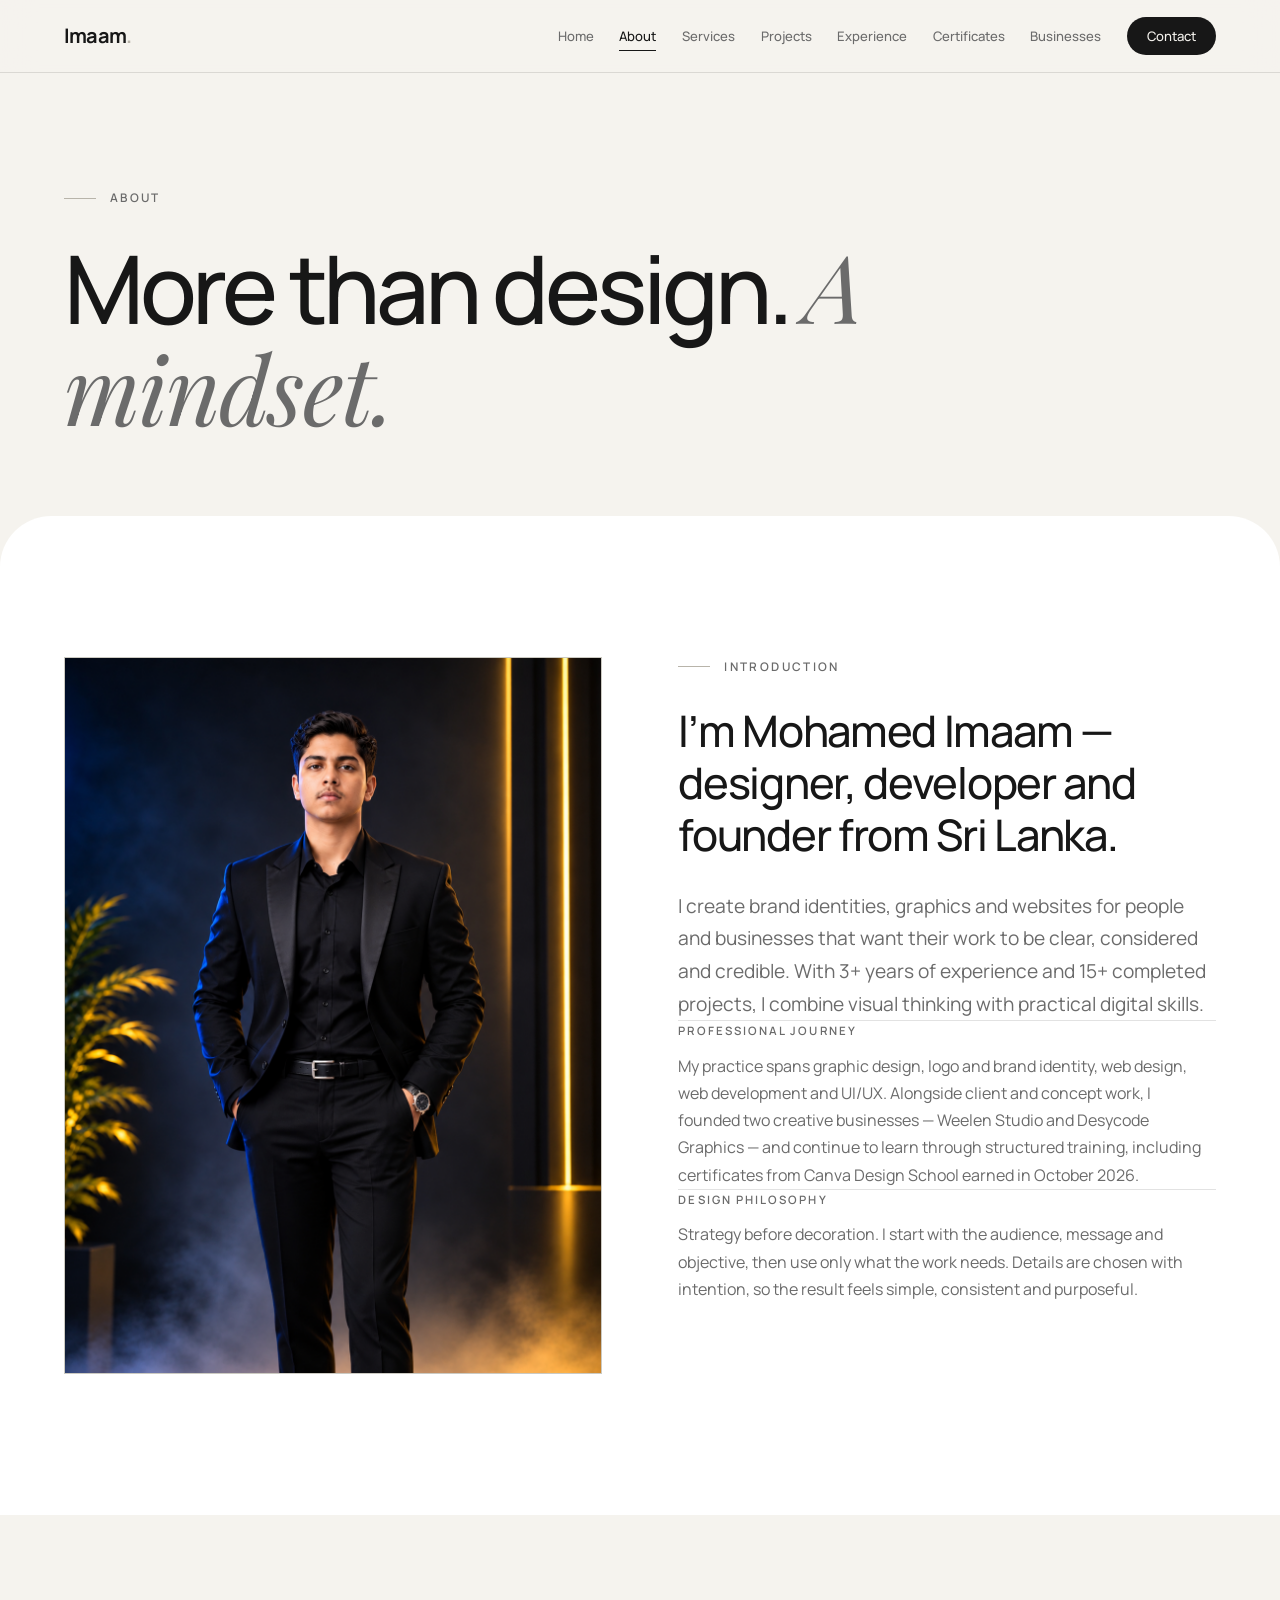
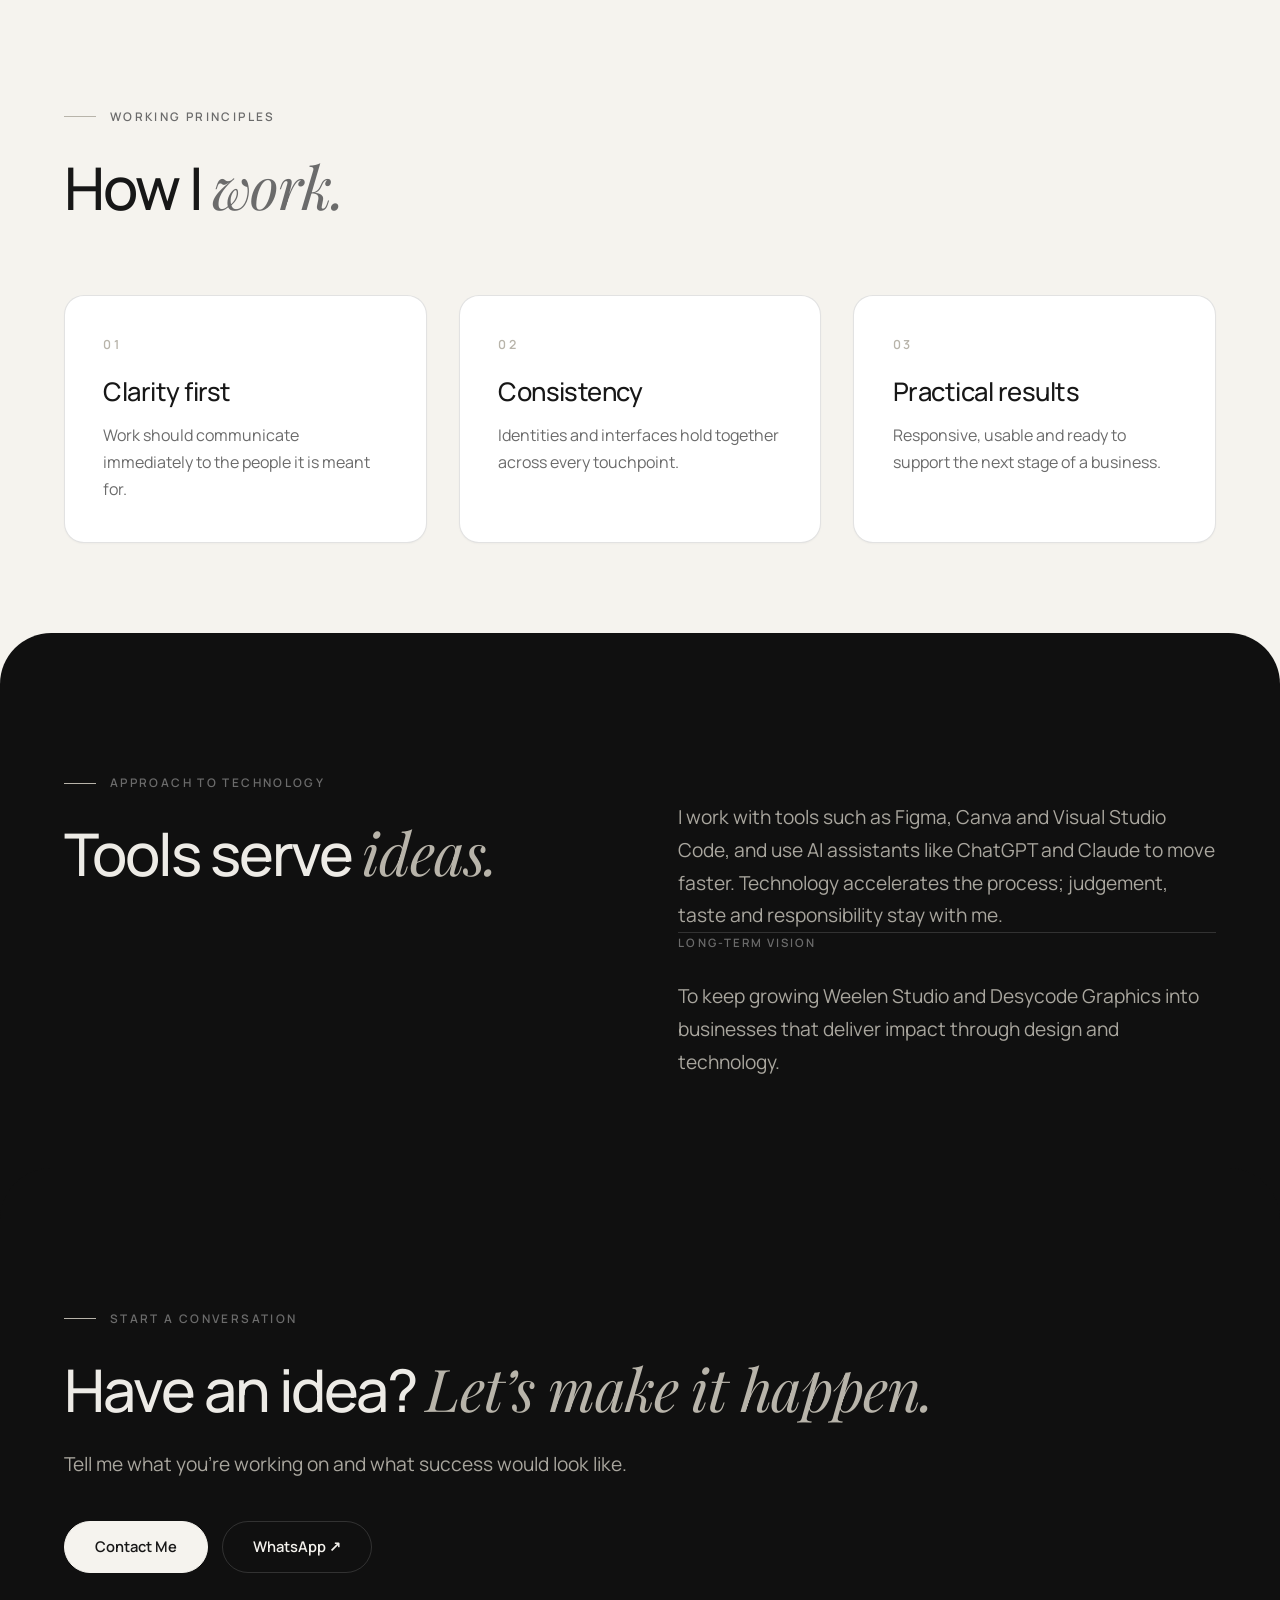
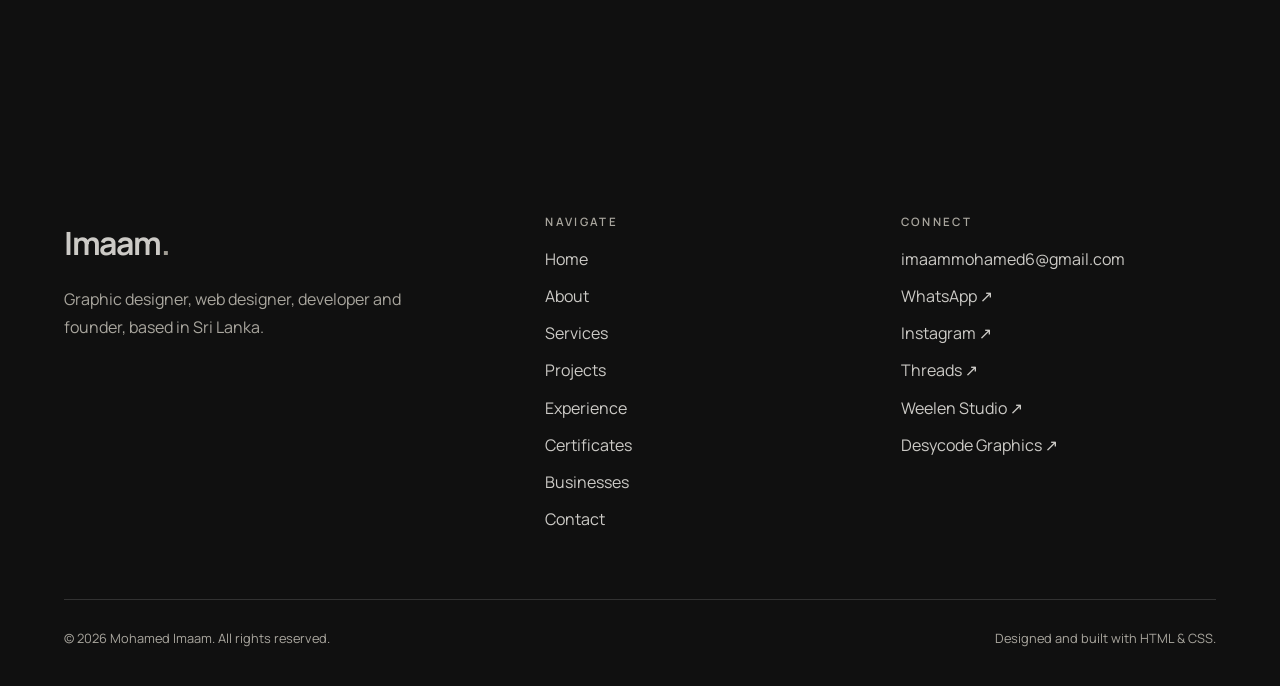
<file: about.html>
<!DOCTYPE html>
<html lang="en">
<head>
<meta charset="utf-8">
<meta name="viewport" content="width=device-width, initial-scale=1">
<title>About Mohamed Imaam — Designer, Developer & Founder</title>
<meta name="description" content="Learn about Mohamed Imaam, a Sri Lankan graphic designer, web developer and founder of Weelen Studio and Desycode Graphics, and his approach to design and technology.">
<meta name="theme-color" content="#F5F3EE">
<link rel="canonical" href="https://mohamedimaam.vercel.app/about.html">
<meta property="og:type" content="website">
<meta property="og:site_name" content="Mohamed Imaam">
<meta property="og:title" content="About Mohamed Imaam — Designer, Developer & Founder">
<meta property="og:description" content="Learn about Mohamed Imaam, a Sri Lankan graphic designer, web developer and founder of Weelen Studio and Desycode Graphics, and his approach to design and technology.">
<meta property="og:url" content="https://mohamedimaam.vercel.app/about.html">
<meta property="og:image" content="https://mohamedimaam.vercel.app/imaam-portrait.png">
<meta name="twitter:card" content="summary_large_image">
<link rel="preconnect" href="https://fonts.googleapis.com">
<link rel="preconnect" href="https://fonts.gstatic.com" crossorigin>
<link href="https://fonts.googleapis.com/css2?family=Manrope:wght@400;500;600;700&amp;family=Playfair+Display:ital,wght@1,400&amp;display=swap" rel="stylesheet">
<link rel="stylesheet" href="style.css">
</head>
<body>
<a class="skip" href="#main">Skip to content</a>
<header class="site-header">
<div class="wrap bar">
<a class="brand" href="index.html" aria-label="Imaam, home">Imaam<span>.</span></a>
<input class="nav-toggle" type="checkbox" id="nav-toggle" aria-label="Toggle navigation menu">
<label class="menu-btn" for="nav-toggle"><span class="sr">Menu</span></label>
<nav class="nav" aria-label="Main navigation"><ul><li><a href="index.html">Home</a></li><li><a href="about.html" aria-current="page">About</a></li><li><a href="services.html">Services</a></li><li><a href="projects.html">Projects</a></li><li><a href="experience.html">Experience</a></li><li><a href="certificates.html">Certificates</a></li><li><a href="businesses.html">Businesses</a></li><li><a class="pill" href="contact.html">Contact</a></li></ul></nav>
</div>
</header>
<main id="main">
<section class="wrap page-head"><p class="eyebrow">About</p><h1>More than design. <em>A mindset.</em></h1></section>
<section class="light flow">
<div class="wrap split top">
<figure class="frame r-34 sticky morph"><img src="imaam-portrait.png" alt="Mohamed Imaam standing in a black suit" width="1086" height="1448" fetchpriority="high"></figure>
<div>
<div class="reveal"><p class="eyebrow">Introduction</p><p class="statement">I’m Mohamed Imaam — designer, developer and founder from Sri Lanka.</p>
<p class="lead">I create brand identities, graphics and websites for people and businesses that want their work to be clear, considered and credible. With 3+ years of experience and 15+ completed projects, I combine visual thinking with practical digital skills.</p></div>
<div class="reveal"><hr class="rule"><p class="label">Professional journey</p>
<p class="muted">My practice spans graphic design, logo and brand identity, web design, web development and UI/UX. Alongside client and concept work, I founded two creative businesses — Weelen Studio and Desycode Graphics — and continue to learn through structured training, including certificates from Canva Design School earned in October 2026.</p></div>
<div class="reveal"><hr class="rule"><p class="label">Design philosophy</p>
<p class="muted">Strategy before decoration. I start with the audience, message and objective, then use only what the work needs. Details are chosen with intention, so the result feels simple, consistent and purposeful.</p></div>
</div></div>
</section>
<section class="after-flow">
<div class="wrap"><div class="head reveal"><div><p class="eyebrow">Working principles</p><h2>How I <em>work.</em></h2></div></div>
<div class="grid-3">
<article class="card reveal"><span class="num">01</span><h3>Clarity first</h3><p>Work should communicate immediately to the people it is meant for.</p></article>
<article class="card reveal"><span class="num">02</span><h3>Consistency</h3><p>Identities and interfaces hold together across every touchpoint.</p></article>
<article class="card reveal"><span class="num">03</span><h3>Practical results</h3><p>Responsive, usable and ready to support the next stage of a business.</p></article>
</div></div>
</section>
<section class="dark flow">
<div class="wrap split top">
<div class="reveal"><p class="eyebrow">Approach to technology</p><h2>Tools serve <em>ideas.</em></h2></div>
<div class="reveal"><p class="lead">I work with tools such as Figma, Canva and Visual Studio Code, and use AI assistants like ChatGPT and Claude to move faster. Technology accelerates the process; judgement, taste and responsibility stay with me.</p>
<hr class="rule"><p class="label">Long-term vision</p>
<p class="lead">To keep growing Weelen Studio and Desycode Graphics into businesses that deliver impact through design and technology.</p></div>
</div>
</section>
<section class="dark flow">
<div class="wrap reveal"><p class="eyebrow">Start a conversation</p><h2>Have an idea? <em>Let’s make it happen.</em></h2><p class="lead">Tell me what you’re working on and what success would look like.</p>
<div class="actions"><a class="btn" href="contact.html">Contact Me</a><a class="btn btn-ghost" href="https://wa.me/94756598911" rel="noopener">WhatsApp ↗</a></div></div>
</section>
</main>
<footer class="site-footer">
<div class="wrap">
<div class="foot">
<div><a class="brand" href="index.html">Imaam<span>.</span></a><p>Graphic designer, web designer, developer and founder, based in Sri Lanka.</p></div>
<div><h2>Navigate</h2><ul><li><a href="index.html">Home</a></li><li><a href="about.html">About</a></li><li><a href="services.html">Services</a></li><li><a href="projects.html">Projects</a></li><li><a href="experience.html">Experience</a></li><li><a href="certificates.html">Certificates</a></li><li><a href="businesses.html">Businesses</a></li><li><a href="contact.html">Contact</a></li></ul></div>
<div><h2>Connect</h2><ul>
<li><a href="mailto:imaammohamed6@gmail.com">imaammohamed6@gmail.com</a></li>
<li><a href="https://wa.me/94756598911" rel="noopener">WhatsApp ↗</a></li>
<li><a href="https://www.instagram.com/imaam_ceo/" rel="noopener">Instagram ↗</a></li>
<li><a href="https://www.threads.net/@imaam_ceo" rel="noopener">Threads ↗</a></li>
<li><a href="https://weelenstudio.vercel.app" rel="noopener">Weelen Studio ↗</a></li>
<li><a href="https://desycode.vercel.app" rel="noopener">Desycode Graphics ↗</a></li>
</ul></div>
</div>
<div class="legal"><span>© 2026 Mohamed Imaam. All rights reserved.</span><span>Designed and built with HTML &amp; CSS.</span></div>
</div>
</footer>
</body>
</html>
</file>
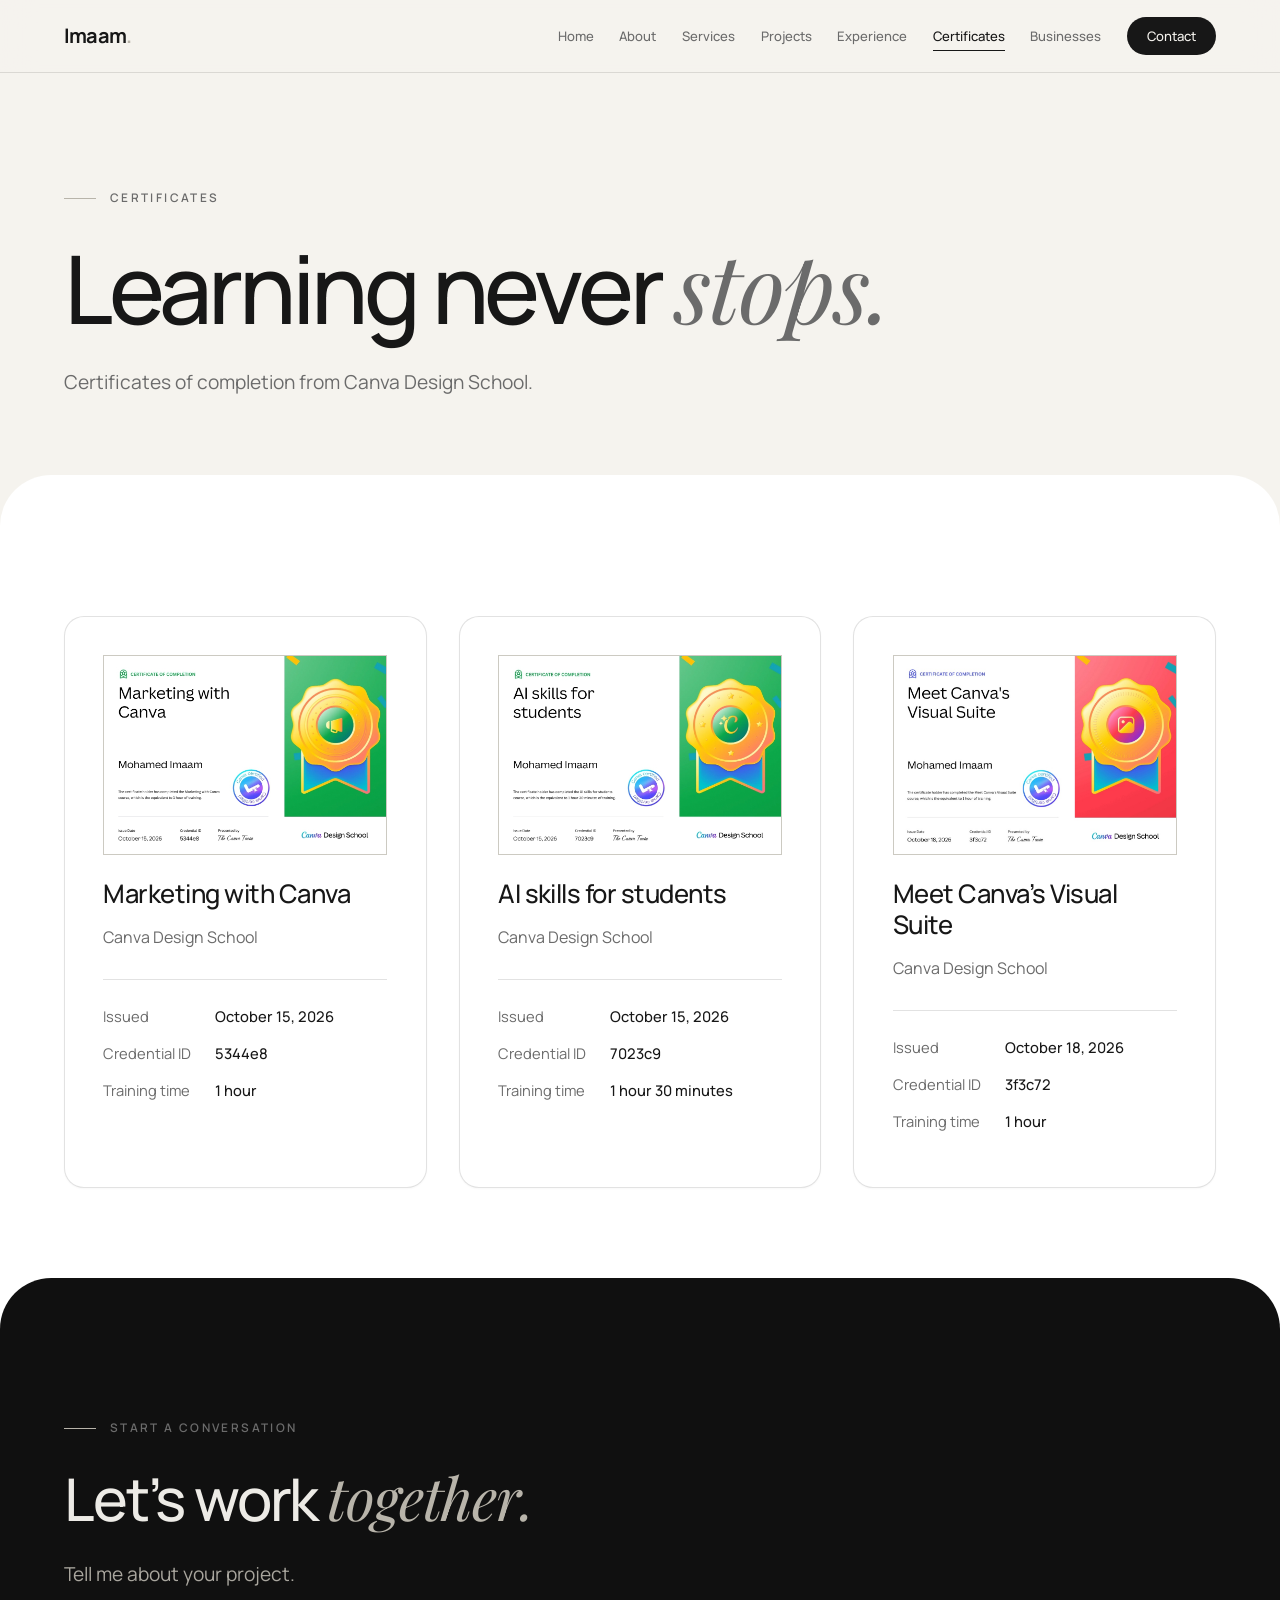
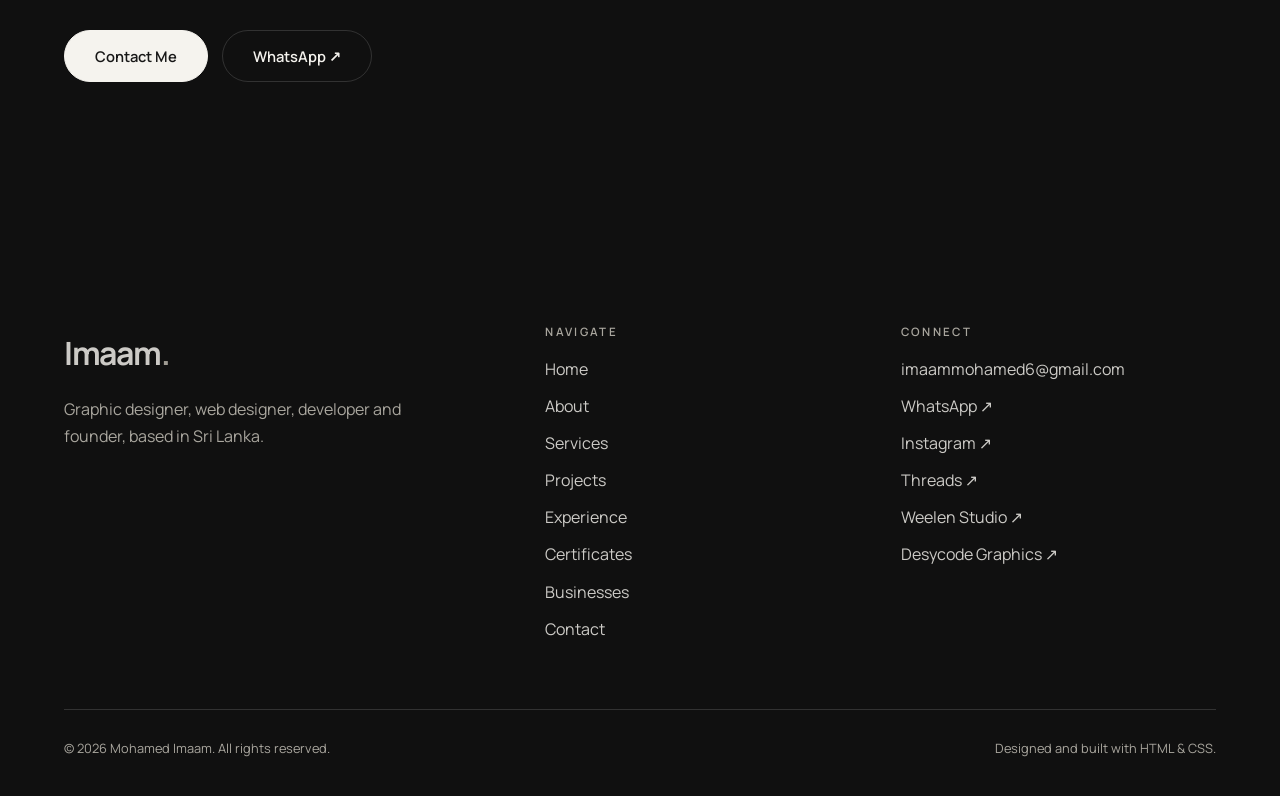
<file: certificates.html>
<!DOCTYPE html>
<html lang="en">
<head>
<meta charset="utf-8">
<meta name="viewport" content="width=device-width, initial-scale=1">
<title>Certificates — Canva Design School | Mohamed Imaam</title>
<meta name="description" content="Certificates earned by Mohamed Imaam from Canva Design School: Marketing with Canva, AI skills for students, and Meet Canva’s Visual Suite.">
<meta name="theme-color" content="#F5F3EE">
<link rel="canonical" href="https://mohamedimaam.vercel.app/certificates.html">
<meta property="og:type" content="website">
<meta property="og:site_name" content="Mohamed Imaam">
<meta property="og:title" content="Certificates — Canva Design School | Mohamed Imaam">
<meta property="og:description" content="Certificates earned by Mohamed Imaam from Canva Design School: Marketing with Canva, AI skills for students, and Meet Canva’s Visual Suite.">
<meta property="og:url" content="https://mohamedimaam.vercel.app/certificates.html">
<meta property="og:image" content="https://mohamedimaam.vercel.app/imaam-portrait.png">
<meta name="twitter:card" content="summary_large_image">
<link rel="preconnect" href="https://fonts.googleapis.com">
<link rel="preconnect" href="https://fonts.gstatic.com" crossorigin>
<link href="https://fonts.googleapis.com/css2?family=Manrope:wght@400;500;600;700&amp;family=Playfair+Display:ital,wght@1,400&amp;display=swap" rel="stylesheet">
<link rel="stylesheet" href="style.css">
</head>
<body>
<a class="skip" href="#main">Skip to content</a>
<header class="site-header">
<div class="wrap bar">
<a class="brand" href="index.html" aria-label="Imaam, home">Imaam<span>.</span></a>
<input class="nav-toggle" type="checkbox" id="nav-toggle" aria-label="Toggle navigation menu">
<label class="menu-btn" for="nav-toggle"><span class="sr">Menu</span></label>
<nav class="nav" aria-label="Main navigation"><ul><li><a href="index.html">Home</a></li><li><a href="about.html">About</a></li><li><a href="services.html">Services</a></li><li><a href="projects.html">Projects</a></li><li><a href="experience.html">Experience</a></li><li><a href="certificates.html" aria-current="page">Certificates</a></li><li><a href="businesses.html">Businesses</a></li><li><a class="pill" href="contact.html">Contact</a></li></ul></nav>
</div>
</header>
<main id="main">
<section class="wrap page-head"><p class="eyebrow">Certificates</p><h1>Learning never <em>stops.</em></h1><p class="lead">Certificates of completion from Canva Design School.</p></section>
<section class="light flow"><div class="wrap"><div class="grid-3"><article class="card reveal"><figure class="frame r-cert"><img src="certificate-marketing-with-canva.jpeg" alt="Certificate of completion: Marketing with Canva, issued to Mohamed Imaam by Canva Design School" width="1080" height="760" loading="lazy" decoding="async"></figure>
<h3>Marketing with Canva</h3><p>Canva Design School</p>
<dl class="facts"><dt>Issued</dt><dd>October 15, 2026</dd><dt>Credential ID</dt><dd>5344e8</dd><dt>Training time</dt><dd>1 hour</dd></dl></article>
<article class="card reveal"><figure class="frame r-cert"><img src="certificate-ai-skills-for-students.jpeg" alt="Certificate of completion: AI skills for students, issued to Mohamed Imaam by Canva Design School" width="1080" height="760" loading="lazy" decoding="async"></figure>
<h3>AI skills for students</h3><p>Canva Design School</p>
<dl class="facts"><dt>Issued</dt><dd>October 15, 2026</dd><dt>Credential ID</dt><dd>7023c9</dd><dt>Training time</dt><dd>1 hour 30 minutes</dd></dl></article>
<article class="card reveal"><figure class="frame r-cert"><img src="certificate-meet-canvas-visual-suite.jpg" alt="Certificate of completion: Meet Canva’s Visual Suite, issued to Mohamed Imaam by Canva Design School" width="1080" height="760" loading="lazy" decoding="async"></figure>
<h3>Meet Canva’s Visual Suite</h3><p>Canva Design School</p>
<dl class="facts"><dt>Issued</dt><dd>October 18, 2026</dd><dt>Credential ID</dt><dd>3f3c72</dd><dt>Training time</dt><dd>1 hour</dd></dl></article>
</div></div></section>
<section class="dark flow">
<div class="wrap reveal"><p class="eyebrow">Start a conversation</p><h2>Let’s work <em>together.</em></h2><p class="lead">Tell me about your project.</p>
<div class="actions"><a class="btn" href="contact.html">Contact Me</a><a class="btn btn-ghost" href="https://wa.me/94756598911" rel="noopener">WhatsApp ↗</a></div></div>
</section>
</main>
<footer class="site-footer">
<div class="wrap">
<div class="foot">
<div><a class="brand" href="index.html">Imaam<span>.</span></a><p>Graphic designer, web designer, developer and founder, based in Sri Lanka.</p></div>
<div><h2>Navigate</h2><ul><li><a href="index.html">Home</a></li><li><a href="about.html">About</a></li><li><a href="services.html">Services</a></li><li><a href="projects.html">Projects</a></li><li><a href="experience.html">Experience</a></li><li><a href="certificates.html">Certificates</a></li><li><a href="businesses.html">Businesses</a></li><li><a href="contact.html">Contact</a></li></ul></div>
<div><h2>Connect</h2><ul>
<li><a href="mailto:imaammohamed6@gmail.com">imaammohamed6@gmail.com</a></li>
<li><a href="https://wa.me/94756598911" rel="noopener">WhatsApp ↗</a></li>
<li><a href="https://www.instagram.com/imaam_ceo/" rel="noopener">Instagram ↗</a></li>
<li><a href="https://www.threads.net/@imaam_ceo" rel="noopener">Threads ↗</a></li>
<li><a href="https://weelenstudio.vercel.app" rel="noopener">Weelen Studio ↗</a></li>
<li><a href="https://desycode.vercel.app" rel="noopener">Desycode Graphics ↗</a></li>
</ul></div>
</div>
<div class="legal"><span>© 2026 Mohamed Imaam. All rights reserved.</span><span>Designed and built with HTML &amp; CSS.</span></div>
</div>
</footer>
</body>
</html>
</file>
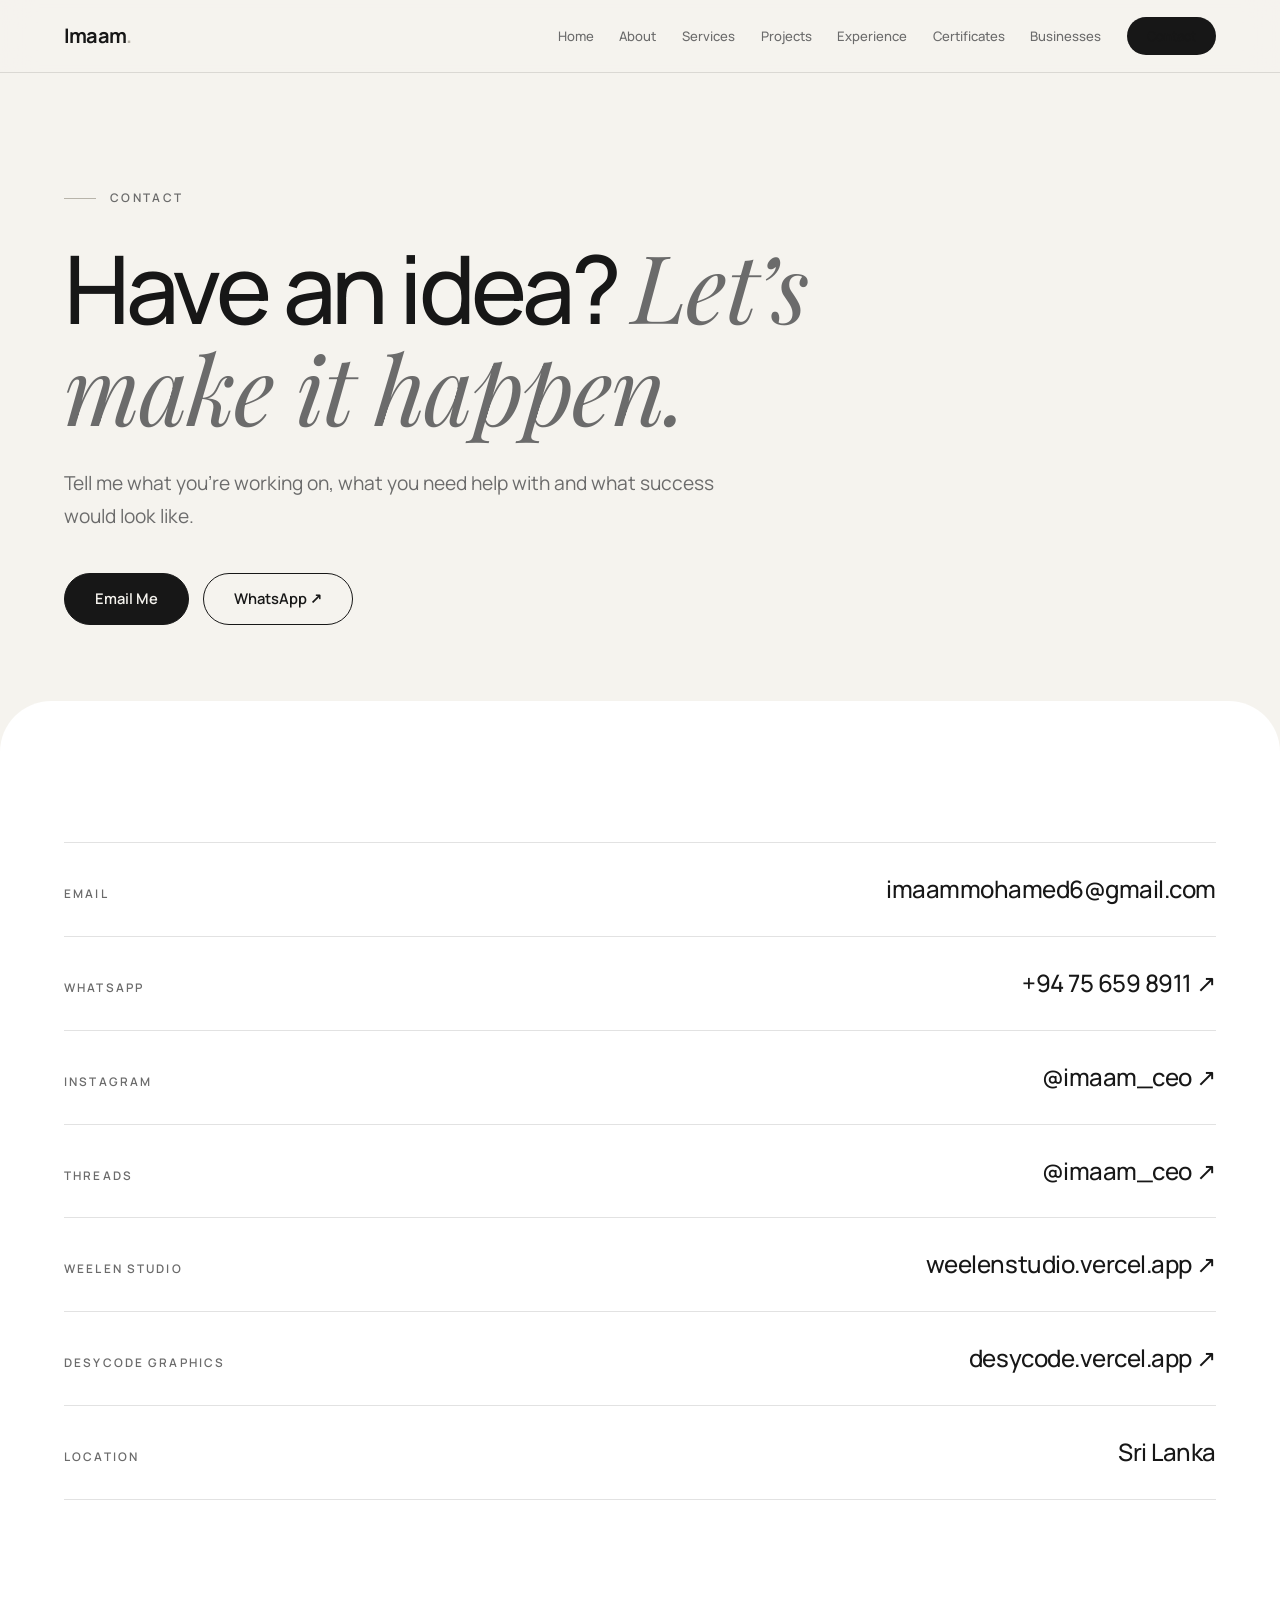
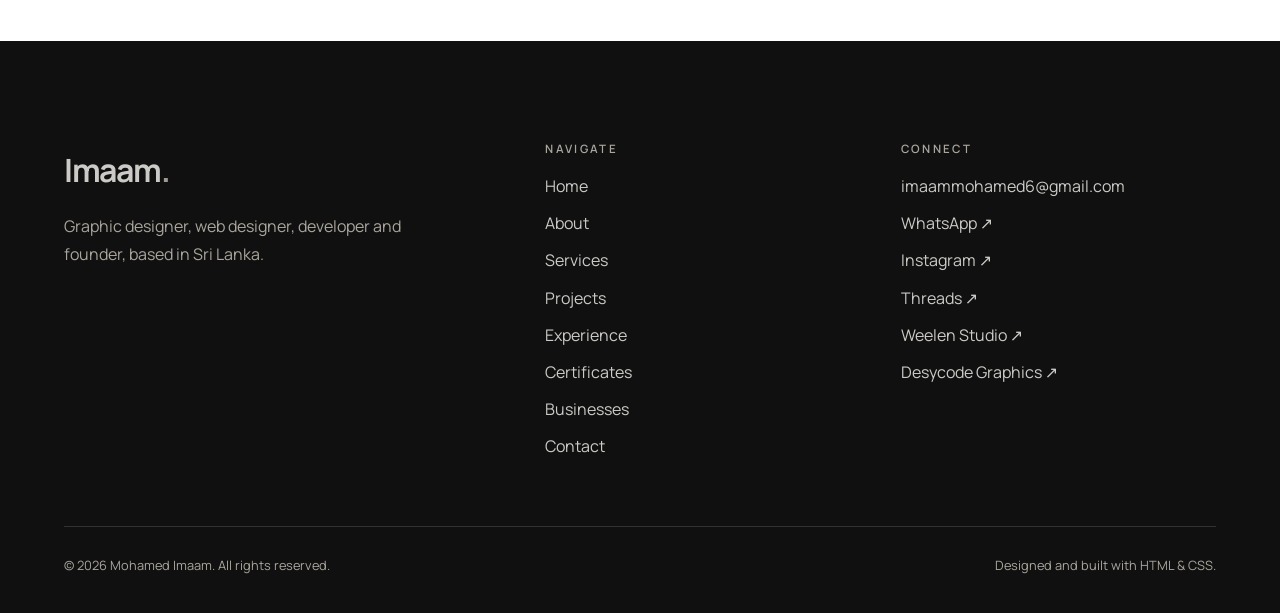
<file: contact.html>
<!DOCTYPE html>
<html lang="en">
<head>
<meta charset="utf-8">
<meta name="viewport" content="width=device-width, initial-scale=1">
<title>Contact Mohamed Imaam — Start a Project</title>
<meta name="description" content="Contact Mohamed Imaam in Sri Lanka by email, WhatsApp or Instagram for graphic design, branding, web design and development enquiries.">
<meta name="theme-color" content="#F5F3EE">
<link rel="canonical" href="https://mohamedimaam.vercel.app/contact.html">
<meta property="og:type" content="website">
<meta property="og:site_name" content="Mohamed Imaam">
<meta property="og:title" content="Contact Mohamed Imaam — Start a Project">
<meta property="og:description" content="Contact Mohamed Imaam in Sri Lanka by email, WhatsApp or Instagram for graphic design, branding, web design and development enquiries.">
<meta property="og:url" content="https://mohamedimaam.vercel.app/contact.html">
<meta property="og:image" content="https://mohamedimaam.vercel.app/imaam-portrait.png">
<meta name="twitter:card" content="summary_large_image">
<link rel="preconnect" href="https://fonts.googleapis.com">
<link rel="preconnect" href="https://fonts.gstatic.com" crossorigin>
<link href="https://fonts.googleapis.com/css2?family=Manrope:wght@400;500;600;700&amp;family=Playfair+Display:ital,wght@1,400&amp;display=swap" rel="stylesheet">
<link rel="stylesheet" href="style.css">
</head>
<body>
<a class="skip" href="#main">Skip to content</a>
<header class="site-header">
<div class="wrap bar">
<a class="brand" href="index.html" aria-label="Imaam, home">Imaam<span>.</span></a>
<input class="nav-toggle" type="checkbox" id="nav-toggle" aria-label="Toggle navigation menu">
<label class="menu-btn" for="nav-toggle"><span class="sr">Menu</span></label>
<nav class="nav" aria-label="Main navigation"><ul><li><a href="index.html">Home</a></li><li><a href="about.html">About</a></li><li><a href="services.html">Services</a></li><li><a href="projects.html">Projects</a></li><li><a href="experience.html">Experience</a></li><li><a href="certificates.html">Certificates</a></li><li><a href="businesses.html">Businesses</a></li><li><a class="pill" href="contact.html" aria-current="page">Contact</a></li></ul></nav>
</div>
</header>
<main id="main">
<section class="wrap page-head"><p class="eyebrow">Contact</p><h1>Have an idea? <em>Let’s make it happen.</em></h1><p class="lead">Tell me what you’re working on, what you need help with and what success would look like.</p>
<div class="actions"><a class="btn" href="mailto:imaammohamed6@gmail.com?subject=Project%20enquiry">Email Me</a><a class="btn btn-ghost" href="https://wa.me/94756598911" rel="noopener">WhatsApp ↗</a></div></section>
<section class="light flow"><div class="wrap">
<ul class="contact-list reveal">
<li><span>Email</span><a href="mailto:imaammohamed6@gmail.com">imaammohamed6@gmail.com</a></li>
<li><span>WhatsApp</span><a href="https://wa.me/94756598911" rel="noopener">+94 75 659 8911 ↗</a></li>
<li><span>Instagram</span><a href="https://www.instagram.com/imaam_ceo/" rel="noopener">@imaam_ceo ↗</a></li>
<li><span>Threads</span><a href="https://www.threads.net/@imaam_ceo" rel="noopener">@imaam_ceo ↗</a></li>
<li><span>Weelen Studio</span><a href="https://weelenstudio.vercel.app" rel="noopener">weelenstudio.vercel.app ↗</a></li>
<li><span>Desycode Graphics</span><a href="https://desycode.vercel.app" rel="noopener">desycode.vercel.app ↗</a></li>
<li><span>Location</span><a href="contact.html">Sri Lanka</a></li>
</ul></div></section>
</main>
<footer class="site-footer">
<div class="wrap">
<div class="foot">
<div><a class="brand" href="index.html">Imaam<span>.</span></a><p>Graphic designer, web designer, developer and founder, based in Sri Lanka.</p></div>
<div><h2>Navigate</h2><ul><li><a href="index.html">Home</a></li><li><a href="about.html">About</a></li><li><a href="services.html">Services</a></li><li><a href="projects.html">Projects</a></li><li><a href="experience.html">Experience</a></li><li><a href="certificates.html">Certificates</a></li><li><a href="businesses.html">Businesses</a></li><li><a href="contact.html">Contact</a></li></ul></div>
<div><h2>Connect</h2><ul>
<li><a href="mailto:imaammohamed6@gmail.com">imaammohamed6@gmail.com</a></li>
<li><a href="https://wa.me/94756598911" rel="noopener">WhatsApp ↗</a></li>
<li><a href="https://www.instagram.com/imaam_ceo/" rel="noopener">Instagram ↗</a></li>
<li><a href="https://www.threads.net/@imaam_ceo" rel="noopener">Threads ↗</a></li>
<li><a href="https://weelenstudio.vercel.app" rel="noopener">Weelen Studio ↗</a></li>
<li><a href="https://desycode.vercel.app" rel="noopener">Desycode Graphics ↗</a></li>
</ul></div>
</div>
<div class="legal"><span>© 2026 Mohamed Imaam. All rights reserved.</span><span>Designed and built with HTML &amp; CSS.</span></div>
</div>
</footer>
</body>
</html>
</file>
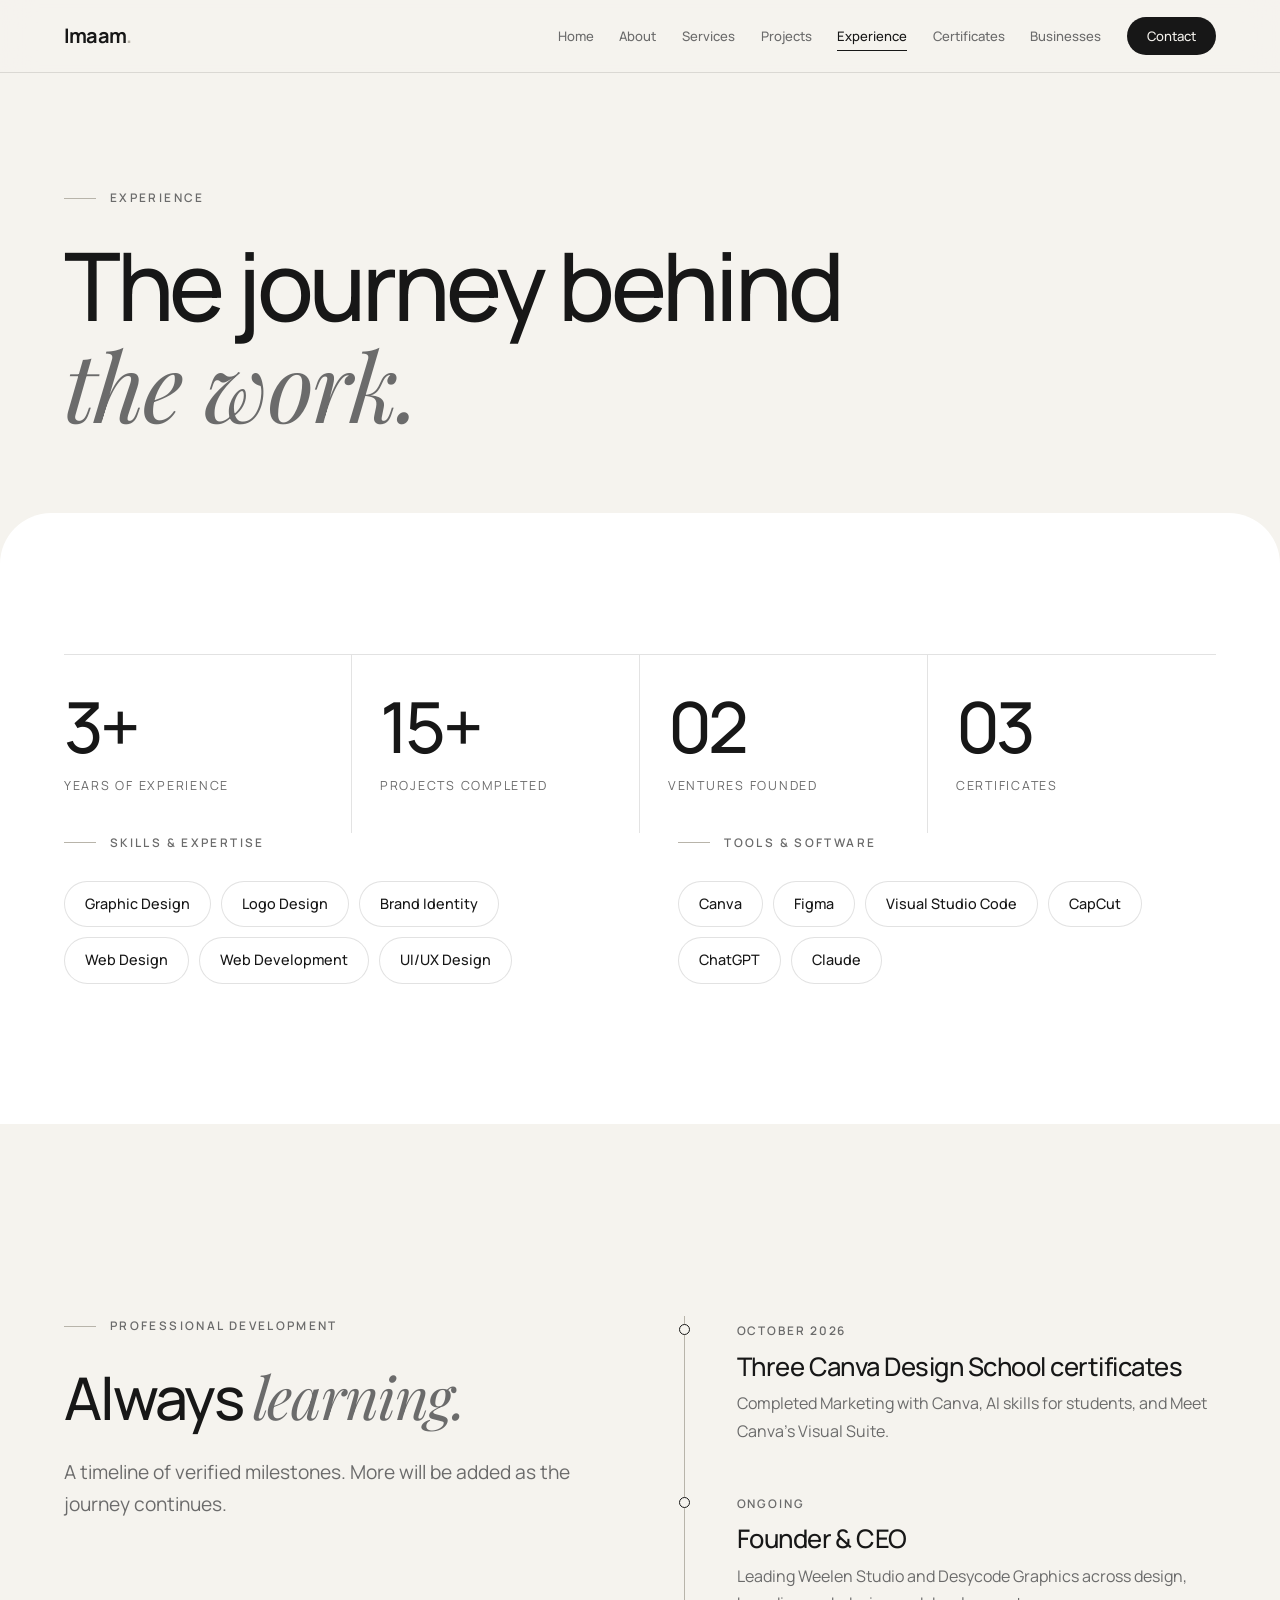
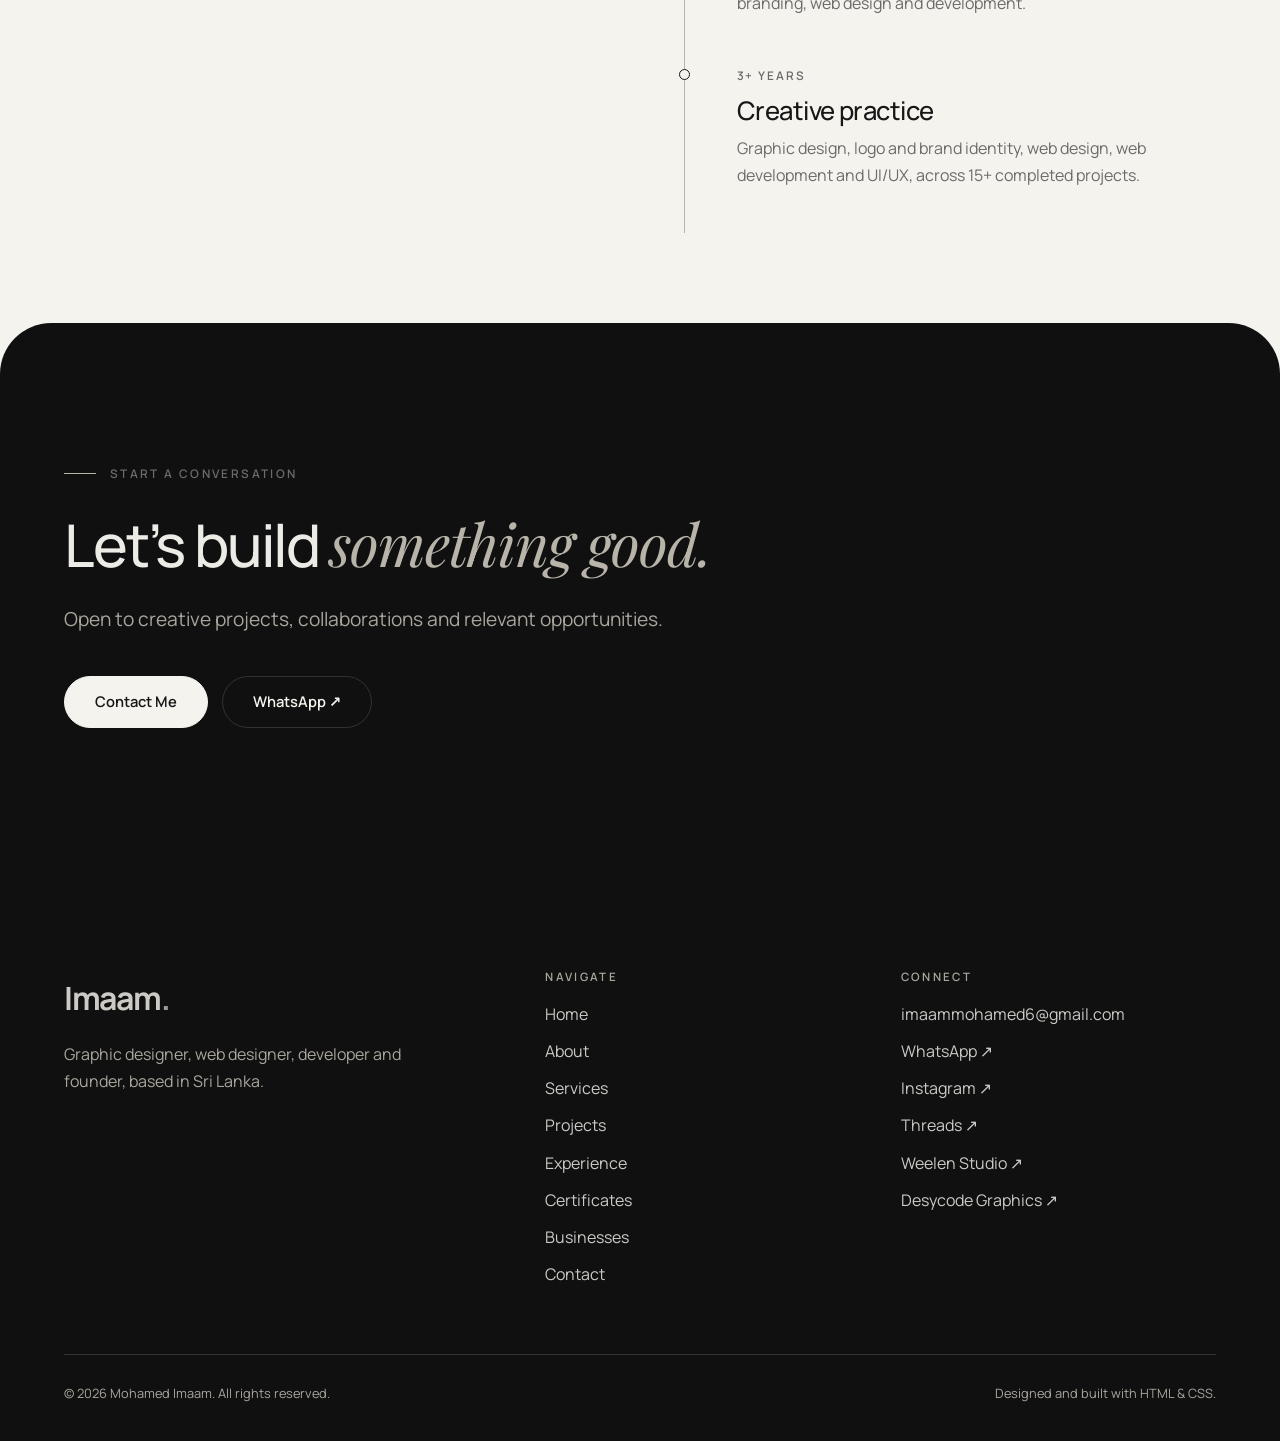
<file: experience.html>
<!DOCTYPE html>
<html lang="en">
<head>
<meta charset="utf-8">
<meta name="viewport" content="width=device-width, initial-scale=1">
<title>Experience — Skills, Tools & Journey | Mohamed Imaam</title>
<meta name="description" content="Three-plus years of experience in graphic design, brand identity, web design, development and UI/UX. Skills, tools and professional milestones of Mohamed Imaam.">
<meta name="theme-color" content="#F5F3EE">
<link rel="canonical" href="https://mohamedimaam.vercel.app/experience.html">
<meta property="og:type" content="website">
<meta property="og:site_name" content="Mohamed Imaam">
<meta property="og:title" content="Experience — Skills, Tools & Journey | Mohamed Imaam">
<meta property="og:description" content="Three-plus years of experience in graphic design, brand identity, web design, development and UI/UX. Skills, tools and professional milestones of Mohamed Imaam.">
<meta property="og:url" content="https://mohamedimaam.vercel.app/experience.html">
<meta property="og:image" content="https://mohamedimaam.vercel.app/imaam-portrait.png">
<meta name="twitter:card" content="summary_large_image">
<link rel="preconnect" href="https://fonts.googleapis.com">
<link rel="preconnect" href="https://fonts.gstatic.com" crossorigin>
<link href="https://fonts.googleapis.com/css2?family=Manrope:wght@400;500;600;700&amp;family=Playfair+Display:ital,wght@1,400&amp;display=swap" rel="stylesheet">
<link rel="stylesheet" href="style.css">
</head>
<body>
<a class="skip" href="#main">Skip to content</a>
<header class="site-header">
<div class="wrap bar">
<a class="brand" href="index.html" aria-label="Imaam, home">Imaam<span>.</span></a>
<input class="nav-toggle" type="checkbox" id="nav-toggle" aria-label="Toggle navigation menu">
<label class="menu-btn" for="nav-toggle"><span class="sr">Menu</span></label>
<nav class="nav" aria-label="Main navigation"><ul><li><a href="index.html">Home</a></li><li><a href="about.html">About</a></li><li><a href="services.html">Services</a></li><li><a href="projects.html">Projects</a></li><li><a href="experience.html" aria-current="page">Experience</a></li><li><a href="certificates.html">Certificates</a></li><li><a href="businesses.html">Businesses</a></li><li><a class="pill" href="contact.html">Contact</a></li></ul></nav>
</div>
</header>
<main id="main">
<section class="wrap page-head"><p class="eyebrow">Experience</p><h1>The journey behind <em>the work.</em></h1></section>
<section class="light flow">
<div class="wrap">
<div class="stats reveal"><div class="stat"><strong>3+</strong><span>Years of experience</span></div><div class="stat"><strong>15+</strong><span>Projects completed</span></div><div class="stat"><strong>02</strong><span>Ventures founded</span></div><div class="stat"><strong>03</strong><span>Certificates</span></div></div>
</div>
<div class="wrap split top" id="skills">
<div class="reveal"><p class="eyebrow">Skills &amp; expertise</p><ul class="chips"><li>Graphic Design</li><li>Logo Design</li><li>Brand Identity</li><li>Web Design</li><li>Web Development</li><li>UI/UX Design</li></ul></div>
<div class="reveal"><p class="eyebrow">Tools &amp; software</p><ul class="chips"><li>Canva</li><li>Figma</li><li>Visual Studio Code</li><li>CapCut</li><li>ChatGPT</li><li>Claude</li></ul></div>
</div>
</section>
<section class="after-flow">
<div class="wrap split top">
<div class="reveal sticky"><p class="eyebrow">Professional development</p><h2>Always <em>learning.</em></h2><p class="lead">A timeline of verified milestones. More will be added as the journey continues.</p></div>
<ol class="timeline">
<li class="reveal"><time>October 2026</time><h3>Three Canva Design School certificates</h3><p>Completed Marketing with Canva, AI skills for students, and Meet Canva’s Visual Suite.</p></li>
<li class="reveal"><time>Ongoing</time><h3>Founder &amp; CEO</h3><p>Leading Weelen Studio and Desycode Graphics across design, branding, web design and development.</p></li>
<li class="reveal"><time>3+ years</time><h3>Creative practice</h3><p>Graphic design, logo and brand identity, web design, web development and UI/UX, across 15+ completed projects.</p></li>
</ol></div>
</section>
<section class="dark flow">
<div class="wrap reveal"><p class="eyebrow">Start a conversation</p><h2>Let’s build <em>something good.</em></h2><p class="lead">Open to creative projects, collaborations and relevant opportunities.</p>
<div class="actions"><a class="btn" href="contact.html">Contact Me</a><a class="btn btn-ghost" href="https://wa.me/94756598911" rel="noopener">WhatsApp ↗</a></div></div>
</section>
</main>
<footer class="site-footer">
<div class="wrap">
<div class="foot">
<div><a class="brand" href="index.html">Imaam<span>.</span></a><p>Graphic designer, web designer, developer and founder, based in Sri Lanka.</p></div>
<div><h2>Navigate</h2><ul><li><a href="index.html">Home</a></li><li><a href="about.html">About</a></li><li><a href="services.html">Services</a></li><li><a href="projects.html">Projects</a></li><li><a href="experience.html">Experience</a></li><li><a href="certificates.html">Certificates</a></li><li><a href="businesses.html">Businesses</a></li><li><a href="contact.html">Contact</a></li></ul></div>
<div><h2>Connect</h2><ul>
<li><a href="mailto:imaammohamed6@gmail.com">imaammohamed6@gmail.com</a></li>
<li><a href="https://wa.me/94756598911" rel="noopener">WhatsApp ↗</a></li>
<li><a href="https://www.instagram.com/imaam_ceo/" rel="noopener">Instagram ↗</a></li>
<li><a href="https://www.threads.net/@imaam_ceo" rel="noopener">Threads ↗</a></li>
<li><a href="https://weelenstudio.vercel.app" rel="noopener">Weelen Studio ↗</a></li>
<li><a href="https://desycode.vercel.app" rel="noopener">Desycode Graphics ↗</a></li>
</ul></div>
</div>
<div class="legal"><span>© 2026 Mohamed Imaam. All rights reserved.</span><span>Designed and built with HTML &amp; CSS.</span></div>
</div>
</footer>
</body>
</html>
</file>
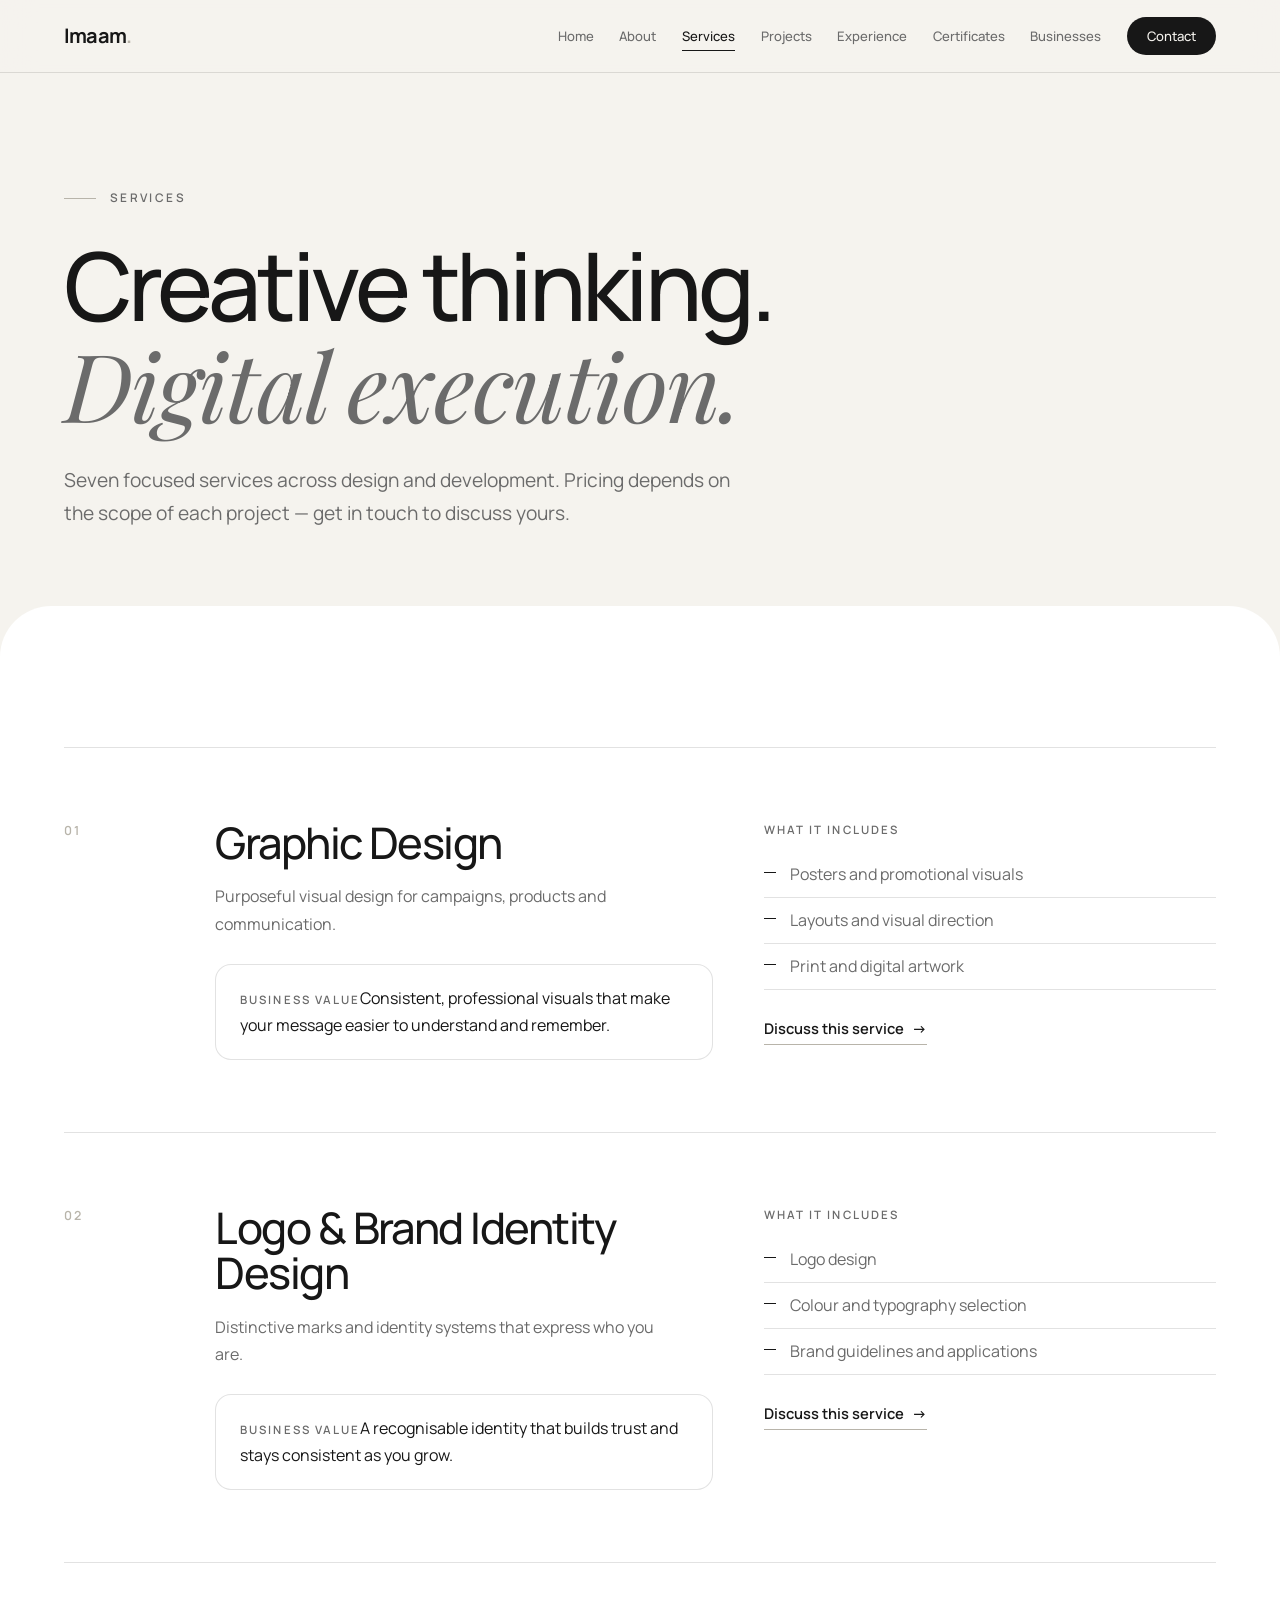
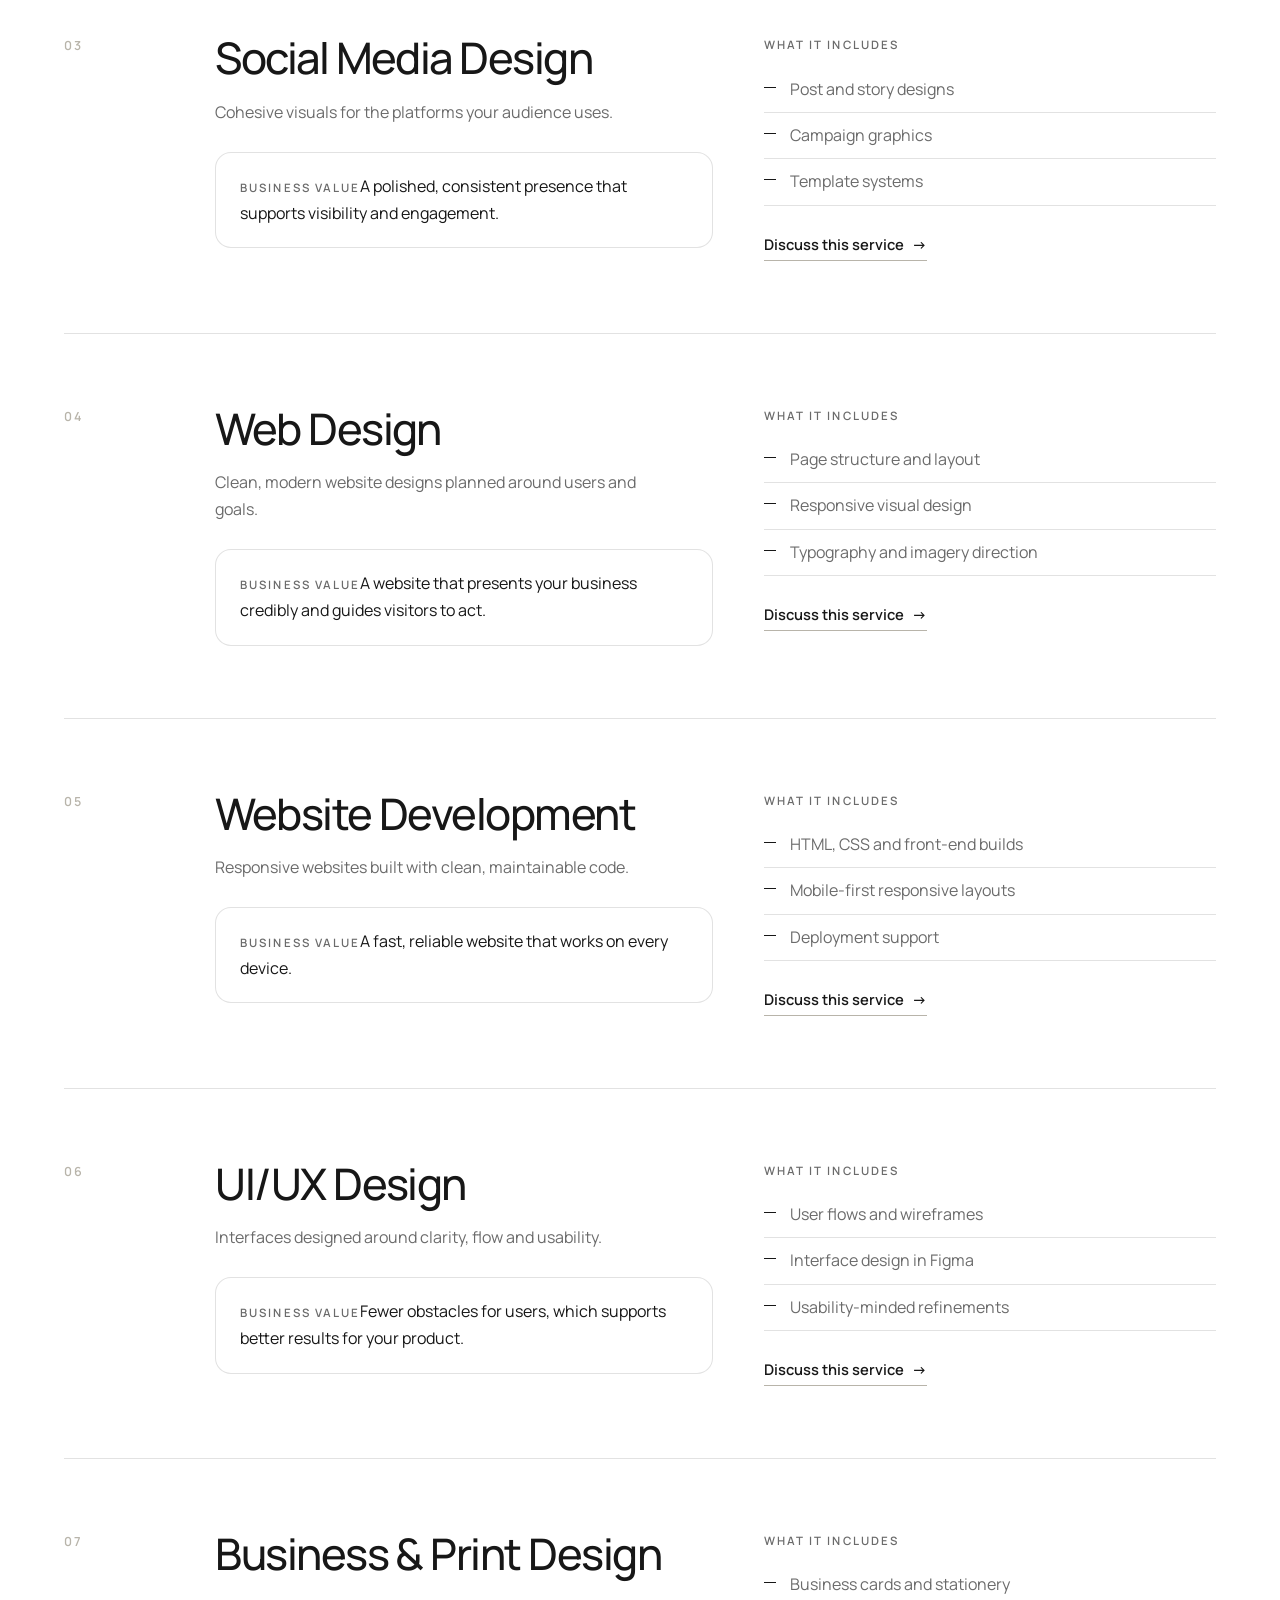
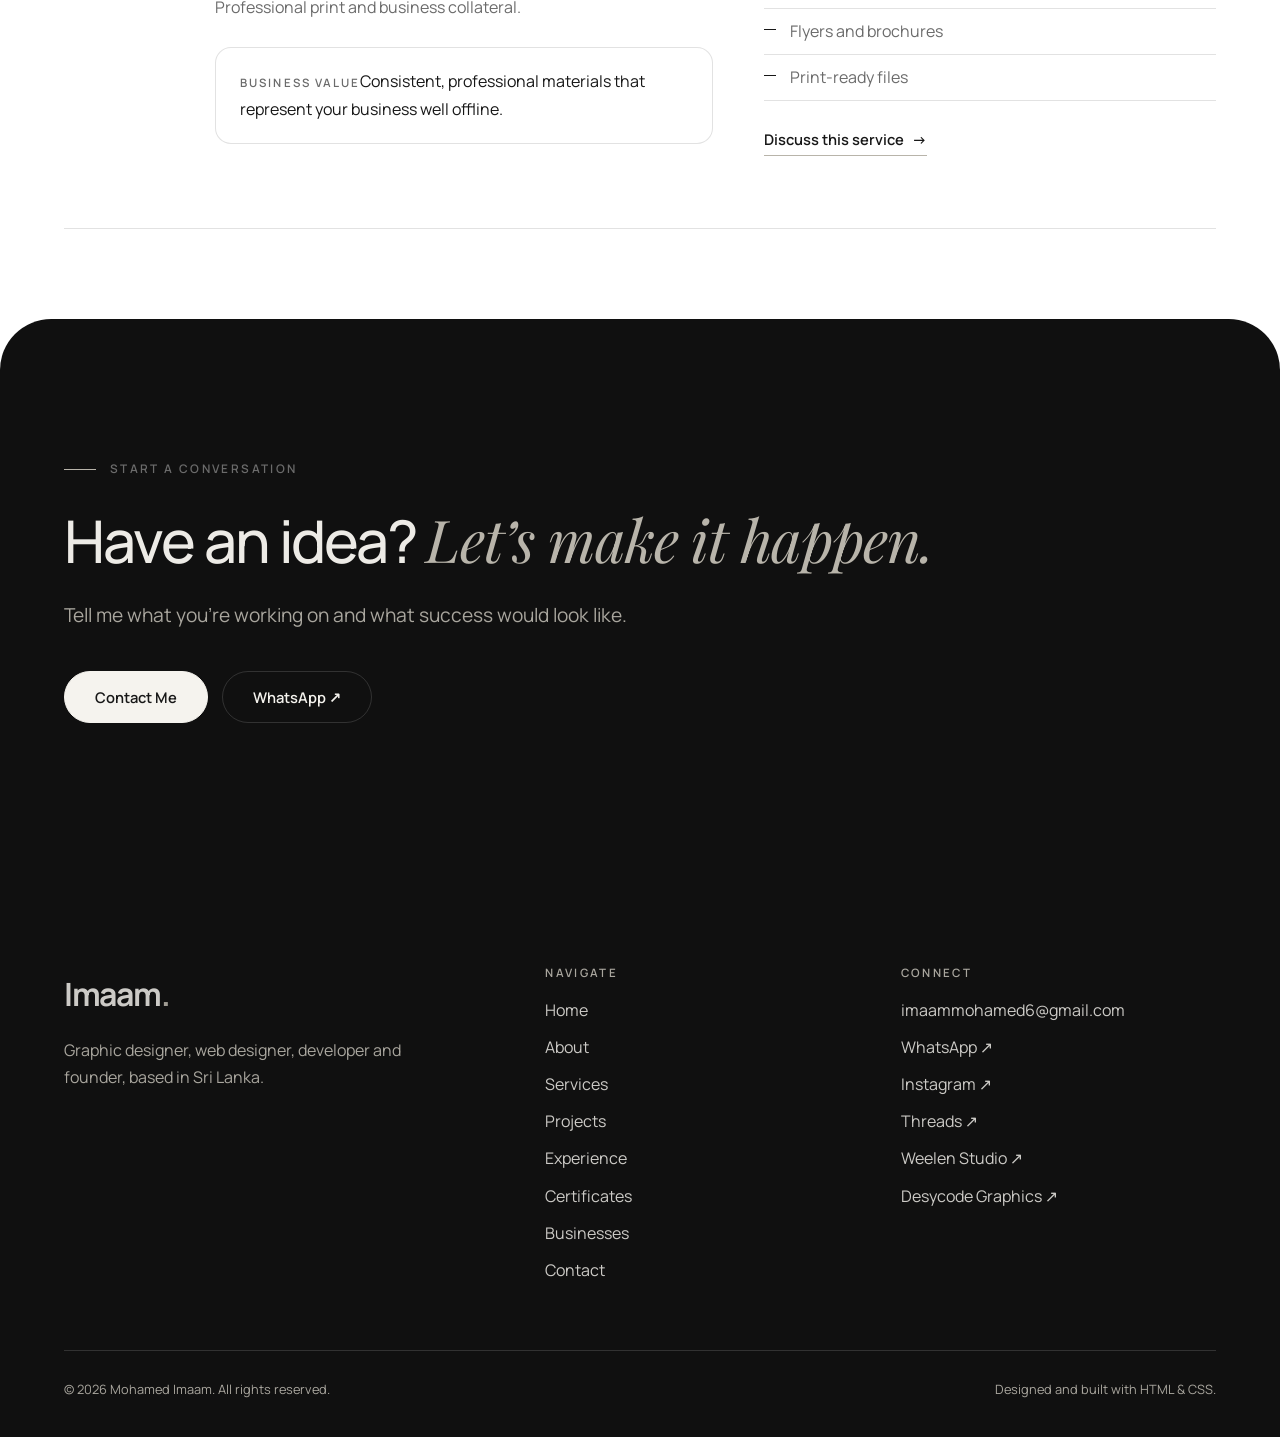
<file: services.html>
<!DOCTYPE html>
<html lang="en">
<head>
<meta charset="utf-8">
<meta name="viewport" content="width=device-width, initial-scale=1">
<title>Services — Graphic, Brand, Web & UI/UX Design | Mohamed Imaam</title>
<meta name="description" content="Graphic design, logo and brand identity, social media, web design, website development, UI/UX and print design services by Mohamed Imaam in Sri Lanka.">
<meta name="theme-color" content="#F5F3EE">
<link rel="canonical" href="https://mohamedimaam.vercel.app/services.html">
<meta property="og:type" content="website">
<meta property="og:site_name" content="Mohamed Imaam">
<meta property="og:title" content="Services — Graphic, Brand, Web & UI/UX Design | Mohamed Imaam">
<meta property="og:description" content="Graphic design, logo and brand identity, social media, web design, website development, UI/UX and print design services by Mohamed Imaam in Sri Lanka.">
<meta property="og:url" content="https://mohamedimaam.vercel.app/services.html">
<meta property="og:image" content="https://mohamedimaam.vercel.app/imaam-portrait.png">
<meta name="twitter:card" content="summary_large_image">
<link rel="preconnect" href="https://fonts.googleapis.com">
<link rel="preconnect" href="https://fonts.gstatic.com" crossorigin>
<link href="https://fonts.googleapis.com/css2?family=Manrope:wght@400;500;600;700&amp;family=Playfair+Display:ital,wght@1,400&amp;display=swap" rel="stylesheet">
<link rel="stylesheet" href="style.css">
</head>
<body>
<a class="skip" href="#main">Skip to content</a>
<header class="site-header">
<div class="wrap bar">
<a class="brand" href="index.html" aria-label="Imaam, home">Imaam<span>.</span></a>
<input class="nav-toggle" type="checkbox" id="nav-toggle" aria-label="Toggle navigation menu">
<label class="menu-btn" for="nav-toggle"><span class="sr">Menu</span></label>
<nav class="nav" aria-label="Main navigation"><ul><li><a href="index.html">Home</a></li><li><a href="about.html">About</a></li><li><a href="services.html" aria-current="page">Services</a></li><li><a href="projects.html">Projects</a></li><li><a href="experience.html">Experience</a></li><li><a href="certificates.html">Certificates</a></li><li><a href="businesses.html">Businesses</a></li><li><a class="pill" href="contact.html">Contact</a></li></ul></nav>
</div>
</header>
<main id="main">
<section class="wrap page-head"><p class="eyebrow">Services</p><h1>Creative thinking. <em>Digital execution.</em></h1><p class="lead">Seven focused services across design and development. Pricing depends on the scope of each project — get in touch to discuss yours.</p></section>
<section class="light flow"><div class="wrap"><article class="service reveal"><span class="num">01</span>
<div><h2>Graphic Design</h2><p class="desc">Purposeful visual design for campaigns, products and communication.</p><p class="value"><span class="label">Business value</span>Consistent, professional visuals that make your message easier to understand and remember.</p></div>
<div><p class="label">What it includes</p><ul class="ticks"><li>Posters and promotional visuals</li><li>Layouts and visual direction</li><li>Print and digital artwork</li></ul><a class="link" href="contact.html">Discuss this service <span aria-hidden="true">→</span></a></div></article>
<article class="service reveal"><span class="num">02</span>
<div><h2>Logo &amp; Brand Identity Design</h2><p class="desc">Distinctive marks and identity systems that express who you are.</p><p class="value"><span class="label">Business value</span>A recognisable identity that builds trust and stays consistent as you grow.</p></div>
<div><p class="label">What it includes</p><ul class="ticks"><li>Logo design</li><li>Colour and typography selection</li><li>Brand guidelines and applications</li></ul><a class="link" href="contact.html">Discuss this service <span aria-hidden="true">→</span></a></div></article>
<article class="service reveal"><span class="num">03</span>
<div><h2>Social Media Design</h2><p class="desc">Cohesive visuals for the platforms your audience uses.</p><p class="value"><span class="label">Business value</span>A polished, consistent presence that supports visibility and engagement.</p></div>
<div><p class="label">What it includes</p><ul class="ticks"><li>Post and story designs</li><li>Campaign graphics</li><li>Template systems</li></ul><a class="link" href="contact.html">Discuss this service <span aria-hidden="true">→</span></a></div></article>
<article class="service reveal"><span class="num">04</span>
<div><h2>Web Design</h2><p class="desc">Clean, modern website designs planned around users and goals.</p><p class="value"><span class="label">Business value</span>A website that presents your business credibly and guides visitors to act.</p></div>
<div><p class="label">What it includes</p><ul class="ticks"><li>Page structure and layout</li><li>Responsive visual design</li><li>Typography and imagery direction</li></ul><a class="link" href="contact.html">Discuss this service <span aria-hidden="true">→</span></a></div></article>
<article class="service reveal"><span class="num">05</span>
<div><h2>Website Development</h2><p class="desc">Responsive websites built with clean, maintainable code.</p><p class="value"><span class="label">Business value</span>A fast, reliable website that works on every device.</p></div>
<div><p class="label">What it includes</p><ul class="ticks"><li>HTML, CSS and front-end builds</li><li>Mobile-first responsive layouts</li><li>Deployment support</li></ul><a class="link" href="contact.html">Discuss this service <span aria-hidden="true">→</span></a></div></article>
<article class="service reveal"><span class="num">06</span>
<div><h2>UI/UX Design</h2><p class="desc">Interfaces designed around clarity, flow and usability.</p><p class="value"><span class="label">Business value</span>Fewer obstacles for users, which supports better results for your product.</p></div>
<div><p class="label">What it includes</p><ul class="ticks"><li>User flows and wireframes</li><li>Interface design in Figma</li><li>Usability-minded refinements</li></ul><a class="link" href="contact.html">Discuss this service <span aria-hidden="true">→</span></a></div></article>
<article class="service reveal"><span class="num">07</span>
<div><h2>Business &amp; Print Design</h2><p class="desc">Professional print and business collateral.</p><p class="value"><span class="label">Business value</span>Consistent, professional materials that represent your business well offline.</p></div>
<div><p class="label">What it includes</p><ul class="ticks"><li>Business cards and stationery</li><li>Flyers and brochures</li><li>Print-ready files</li></ul><a class="link" href="contact.html">Discuss this service <span aria-hidden="true">→</span></a></div></article>
</div></section>
<section class="dark flow">
<div class="wrap reveal"><p class="eyebrow">Start a conversation</p><h2>Have an idea? <em>Let’s make it happen.</em></h2><p class="lead">Tell me what you’re working on and what success would look like.</p>
<div class="actions"><a class="btn" href="contact.html">Contact Me</a><a class="btn btn-ghost" href="https://wa.me/94756598911" rel="noopener">WhatsApp ↗</a></div></div>
</section>
</main>
<footer class="site-footer">
<div class="wrap">
<div class="foot">
<div><a class="brand" href="index.html">Imaam<span>.</span></a><p>Graphic designer, web designer, developer and founder, based in Sri Lanka.</p></div>
<div><h2>Navigate</h2><ul><li><a href="index.html">Home</a></li><li><a href="about.html">About</a></li><li><a href="services.html">Services</a></li><li><a href="projects.html">Projects</a></li><li><a href="experience.html">Experience</a></li><li><a href="certificates.html">Certificates</a></li><li><a href="businesses.html">Businesses</a></li><li><a href="contact.html">Contact</a></li></ul></div>
<div><h2>Connect</h2><ul>
<li><a href="mailto:imaammohamed6@gmail.com">imaammohamed6@gmail.com</a></li>
<li><a href="https://wa.me/94756598911" rel="noopener">WhatsApp ↗</a></li>
<li><a href="https://www.instagram.com/imaam_ceo/" rel="noopener">Instagram ↗</a></li>
<li><a href="https://www.threads.net/@imaam_ceo" rel="noopener">Threads ↗</a></li>
<li><a href="https://weelenstudio.vercel.app" rel="noopener">Weelen Studio ↗</a></li>
<li><a href="https://desycode.vercel.app" rel="noopener">Desycode Graphics ↗</a></li>
</ul></div>
</div>
<div class="legal"><span>© 2026 Mohamed Imaam. All rights reserved.</span><span>Designed and built with HTML &amp; CSS.</span></div>
</div>
</footer>
</body>
</html>
</file>
<file: style.css>
/* Mohamed Imaam — shared design system. HTML + CSS only. */
:root{--ivory:#F5F3EE;--white:#FFFFFF;--ink:#171717;--grey:#6B6B6B;--silver:#B8B4AA;--black:#101010;--line:rgba(23,23,23,.12);--line-dark:rgba(255,255,255,.14);--radius:clamp(24px,4vw,56px);--ease:cubic-bezier(.2,.7,.2,1);--pad:clamp(20px,5vw,64px)}
*,*::before,*::after{box-sizing:border-box}
html{scroll-behavior:smooth;scroll-padding-top:88px;-webkit-text-size-adjust:100%}
body{margin:0;background:var(--ivory);color:var(--ink);font:400 1rem/1.7 "Manrope","Inter",system-ui,sans-serif;-webkit-font-smoothing:antialiased;overflow-x:clip}
img{display:block;max-width:100%;height:auto}
a{color:inherit;text-decoration:none}
ul,ol{margin:0;padding:0;list-style:none}
h1,h2,h3,p,figure,blockquote{margin:0}
:focus-visible{outline:2px solid var(--ink);outline-offset:3px;border-radius:4px}
.dark :focus-visible{outline-color:var(--ivory)}
.skip{position:absolute;left:-999px;top:8px;background:var(--ink);color:var(--ivory);padding:10px 16px;z-index:100;border-radius:999px}
.skip:focus{left:8px}
.wrap{width:min(1240px,100% - 2 * var(--pad));margin-inline:auto}
section{padding-block:clamp(72px,11vw,150px)}

/* Type */
h1,h2,h3{font-weight:500;letter-spacing:-.035em;line-height:1.04}
h1{font-size:clamp(2.7rem,7.4vw,6.4rem);letter-spacing:-.045em}
h2{font-size:clamp(2rem,4.6vw,3.9rem)}
h3{font-size:clamp(1.25rem,2vw,1.6rem);letter-spacing:-.02em;line-height:1.2}
em{font-family:"Playfair Display",Georgia,serif;font-style:italic;font-weight:400;letter-spacing:-.02em;color:var(--grey)}
.dark em{color:var(--silver)}
.eyebrow{font-size:.74rem;font-weight:600;letter-spacing:.2em;text-transform:uppercase;color:var(--grey);margin-bottom:28px;display:flex;align-items:center;gap:14px}
.eyebrow::before{content:"";width:32px;height:1px;background:var(--silver)}
.lead{font-size:clamp(1.05rem,1.5vw,1.25rem);color:var(--grey);max-width:56ch;margin-top:28px}
.muted{color:var(--grey)}
.dark .muted,.dark .lead{color:#A9A69E}
.statement{font-size:clamp(1.6rem,3.4vw,2.9rem);line-height:1.2;letter-spacing:-.03em;font-weight:500;max-width:24ch}

/* Header + CSS-only navigation */
.site-header{position:sticky;top:0;z-index:50;background:rgba(245,243,238,.86);-webkit-backdrop-filter:blur(16px);backdrop-filter:blur(16px);border-bottom:1px solid var(--line)}
.bar{display:flex;align-items:center;justify-content:space-between;height:72px}
.brand{font-weight:700;font-size:1.25rem;letter-spacing:-.04em}
.brand span{color:var(--silver)}
.nav-toggle{position:absolute;opacity:0;pointer-events:none}
.menu-btn{display:none;width:44px;height:44px;cursor:pointer;position:relative;border-radius:50%}
.menu-btn::before,.menu-btn::after{content:"";position:absolute;left:12px;right:12px;height:1.5px;background:var(--ink);transition:transform .4s var(--ease),top .4s var(--ease)}
.menu-btn::before{top:19px}.menu-btn::after{top:25px}
.nav-toggle:focus-visible + .menu-btn{outline:2px solid var(--ink);outline-offset:2px}
.nav ul{display:flex;gap:clamp(14px,2vw,30px);align-items:center}
.nav a{font-size:.82rem;font-weight:500;color:var(--grey);position:relative;padding:8px 0;transition:color .3s}
.nav a::after{content:"";position:absolute;left:0;bottom:2px;height:1px;width:100%;background:var(--ink);transform:scaleX(0);transform-origin:left;transition:transform .45s var(--ease)}
.nav a:hover,.nav a[aria-current]{color:var(--ink)}
.nav a:hover::after,.nav a[aria-current]::after{transform:scaleX(1)}
.nav .pill{background:var(--ink);color:var(--ivory);padding:10px 20px;border-radius:999px}
.nav .pill::after{display:none}
.nav .pill:hover{background:#000;color:#fff}

/* Buttons + links */
.actions{display:flex;flex-wrap:wrap;gap:14px;margin-top:40px}
.btn{display:inline-flex;align-items:center;gap:10px;min-height:52px;padding:0 30px;border-radius:999px;background:var(--ink);color:var(--ivory);font-weight:600;font-size:.92rem;border:1px solid var(--ink);transition:background .35s,color .35s,transform .35s var(--ease)}
.btn:hover{transform:translateY(-2px);background:#000}
.btn-ghost{background:transparent;color:var(--ink)}
.btn-ghost:hover{background:var(--ink);color:var(--ivory)}
.dark .btn{background:var(--ivory);color:var(--ink);border-color:var(--ivory)}
.dark .btn-ghost{background:transparent;color:var(--ivory);border-color:var(--line-dark)}
.dark .btn-ghost:hover{background:var(--ivory);color:var(--ink)}
.link{display:inline-flex;gap:8px;font-weight:600;font-size:.92rem;border-bottom:1px solid var(--silver);padding-bottom:3px;transition:gap .35s var(--ease),border-color .3s}
.link:hover{gap:14px;border-color:currentColor}

/* Frames + images */
.frame{overflow:hidden;background:#E6E3DB;border:1px solid var(--line)}
.frame img{width:100%;height:100%;object-fit:cover;transition:transform 1s var(--ease)}
.frame:hover img{transform:scale(1.03)}
.r-34{aspect-ratio:3/4}.r-45{aspect-ratio:4/5}.r-43{aspect-ratio:4/3}.r-cert{aspect-ratio:1080/760}.r-sq{aspect-ratio:1}
.dark .frame{border-color:var(--line-dark);background:#1a1a1a}
.cap{font-size:.78rem;color:var(--grey);margin-top:14px;letter-spacing:.02em}

/* Layout helpers */
.split{display:grid;grid-template-columns:1fr 1fr;gap:clamp(32px,6vw,96px);align-items:center}
.split.top{align-items:start}
.sticky{position:sticky;top:104px;align-self:start}
.grid-2{display:grid;grid-template-columns:repeat(2,1fr);gap:clamp(20px,3vw,40px)}
.grid-3{display:grid;grid-template-columns:repeat(3,1fr);gap:clamp(20px,3vw,32px)}
.head{display:flex;justify-content:space-between;align-items:end;gap:24px;flex-wrap:wrap;margin-bottom:clamp(40px,6vw,80px)}
.rule{border:0;border-top:1px solid var(--line);margin:0}
.dark .rule{border-color:var(--line-dark)}

/* Hero */
.hero{display:grid;grid-template-columns:1.15fr .85fr;gap:clamp(32px,5vw,80px);align-items:center;padding-block:clamp(40px,7vw,96px) clamp(96px,12vw,170px)}
.hero-portrait{border-radius:999px 999px 28px 28px;overflow:hidden;aspect-ratio:3/4;max-height:80vh;width:100%;justify-self:end;background:var(--black);box-shadow:0 40px 80px -40px rgba(16,16,16,.45)}
.hero-portrait img{width:100%;height:100%;object-fit:cover;object-position:50% 20%}
.hero-meta{display:flex;gap:28px;margin-top:56px;font-size:.78rem;letter-spacing:.14em;text-transform:uppercase;color:var(--grey);flex-wrap:wrap}
.page-head{padding-block:clamp(56px,9vw,130px) clamp(72px,10vw,140px)}
.page-head h1{max-width:14ch}

/* Overlapping flow sections */
.flow{position:relative;border-radius:var(--radius) var(--radius) 0 0;margin-top:calc(-1 * var(--radius));z-index:2}
.light{background:var(--white)}
.dark{background:var(--black);color:#EDEBE6}
.after-flow{padding-top:calc(clamp(72px,11vw,150px) + var(--radius))}

/* Stats */
.stats{display:grid;grid-template-columns:repeat(4,1fr);border-top:1px solid var(--line)}
.stat{padding:36px 24px 36px 0;border-right:1px solid var(--line)}
.stat+.stat{padding-left:28px}
.stat:last-child{border-right:0}
.stat strong{display:block;font-size:clamp(2.6rem,5.5vw,4.6rem);font-weight:500;letter-spacing:-.05em;line-height:1}
.stat span{display:block;margin-top:14px;font-size:.78rem;letter-spacing:.14em;text-transform:uppercase;color:var(--grey)}

/* Cards */
.card{background:var(--white);border:1px solid var(--line);padding:clamp(26px,3vw,44px);border-radius:20px;box-shadow:0 1px 2px rgba(16,16,16,.03);transition:transform .5s var(--ease),box-shadow .5s var(--ease),border-color .4s}
.card:hover{transform:translateY(-5px);box-shadow:0 30px 60px -30px rgba(16,16,16,.25);border-color:var(--silver)}
.dark .card{background:#161616;border-color:var(--line-dark);box-shadow:none}
.dark .card:hover{border-color:var(--silver)}
.num{font-size:.78rem;letter-spacing:.2em;color:var(--silver);font-weight:600;display:block;margin-bottom:22px}
.card p{color:var(--grey);margin-top:14px}
.dark .card p{color:#A9A69E}
.tag{display:inline-block;font-size:.7rem;font-weight:600;letter-spacing:.14em;text-transform:uppercase;border:1px solid var(--line);border-radius:999px;padding:6px 14px;color:var(--grey)}
.dark .tag{border-color:var(--line-dark);color:#A9A69E}
.chips{display:flex;flex-wrap:wrap;gap:10px}
.chips li{border:1px solid var(--line);background:var(--white);border-radius:999px;padding:10px 20px;font-size:.9rem;font-weight:500;transition:background .3s,color .3s}
.chips li:hover{background:var(--ink);color:var(--ivory)}

/* Rows */
.rows li{display:grid;grid-template-columns:80px 1fr 1.2fr;gap:24px;align-items:baseline;padding:30px 0;border-top:1px solid var(--line);transition:padding-left .5s var(--ease)}
.rows li:last-child{border-bottom:1px solid var(--line)}
.rows li:hover{padding-left:16px}
.rows .num{margin:0}
.rows p{color:var(--grey)}
.ticks li{padding:9px 0 9px 26px;position:relative;color:var(--grey);border-bottom:1px solid var(--line)}
.ticks li::before{content:"";position:absolute;left:0;top:20px;width:12px;height:1px;background:var(--ink)}
.label{font-size:.72rem;font-weight:600;letter-spacing:.18em;text-transform:uppercase;color:var(--grey);margin-bottom:12px}

/* Services + projects */
.service{display:grid;grid-template-columns:100px 1.1fr 1fr;gap:clamp(24px,4vw,64px);padding-block:clamp(40px,6vw,72px);border-top:1px solid var(--line)}
.service:last-child{border-bottom:1px solid var(--line)}
.service h2{font-size:clamp(1.8rem,3.4vw,2.8rem)}
.service .desc{color:var(--grey);margin-top:18px;max-width:46ch}
.service .value{margin-top:26px;padding:20px 24px;background:var(--white);border:1px solid var(--line);border-radius:16px}
.service .link{margin-top:26px}
.project{display:grid;grid-template-columns:1.3fr 1fr;gap:clamp(28px,5vw,72px);align-items:center;margin-bottom:clamp(72px,10vw,140px)}
.project:nth-child(even){grid-template-columns:1fr 1.3fr}
.project:nth-child(even) .frame{order:2}
.facts{display:grid;grid-template-columns:auto 1fr;gap:12px 24px;margin-top:28px;font-size:.92rem;border-top:1px solid var(--line);padding-top:24px}
.facts dt{color:var(--grey)}.facts dd{margin:0;font-weight:500}

/* Timeline */
.timeline{border-left:1px solid var(--silver);margin-left:6px}
.timeline li{position:relative;padding:0 0 44px clamp(24px,4vw,56px)}
.timeline li::before{content:"";position:absolute;left:-6px;top:8px;width:11px;height:11px;border-radius:50%;background:var(--ivory);border:1px solid var(--ink)}
.timeline time{font-size:.74rem;letter-spacing:.16em;text-transform:uppercase;color:var(--grey);font-weight:600}
.timeline h3{margin:8px 0 8px}
.timeline p{color:var(--grey);max-width:56ch}

/* Quote */
blockquote{font-family:"Playfair Display",Georgia,serif;font-style:italic;font-size:clamp(1.8rem,4.2vw,3.4rem);line-height:1.2;letter-spacing:-.02em;max-width:22ch}

/* Contact list */
.contact-list li{display:flex;justify-content:space-between;gap:20px;align-items:baseline;padding:26px 0;border-top:1px solid var(--line);transition:padding .5s var(--ease)}
.contact-list li:last-child{border-bottom:1px solid var(--line)}
.contact-list li:hover{padding-inline:12px}
.contact-list span{font-size:.74rem;letter-spacing:.18em;text-transform:uppercase;color:var(--grey);font-weight:600}
.contact-list a{font-size:clamp(1.05rem,2.2vw,1.5rem);font-weight:500;letter-spacing:-.02em;word-break:break-word;text-align:right}

/* Footer */
.site-footer{background:var(--black);color:#EDEBE6;padding-block:clamp(64px,8vw,110px) 36px}
.site-footer .brand{font-size:2rem}
.foot{display:grid;grid-template-columns:1.4fr 1fr 1fr;gap:40px;padding-bottom:56px;border-bottom:1px solid var(--line-dark)}
.foot h2{font-size:.72rem;letter-spacing:.2em;text-transform:uppercase;color:#A9A69E;font-weight:600;margin-bottom:18px}
.foot li{margin-bottom:10px}
.foot a{color:#EDEBE6;opacity:.85;transition:opacity .3s}
.foot a:hover{opacity:1;text-decoration:underline;text-underline-offset:4px}
.foot p{color:#A9A69E;max-width:34ch;margin-top:16px}
.legal{display:flex;justify-content:space-between;flex-wrap:wrap;gap:12px;padding-top:28px;font-size:.8rem;color:#A9A69E}

/* Responsive */
@media (max-width:1080px){
 .menu-btn{display:block}
 .nav{position:absolute;left:0;right:0;top:72px;background:var(--ivory);border-bottom:1px solid var(--line);max-height:0;overflow:hidden;transition:max-height .6s var(--ease)}
 .nav ul{flex-direction:column;align-items:stretch;gap:0;padding:8px var(--pad) 28px}
 .nav li a{display:block;padding:16px 0;font-size:1.15rem;color:var(--ink);border-bottom:1px solid var(--line)}
 .nav a::after{display:none}
 .nav .pill{margin-top:18px;text-align:center;padding:16px}
 .nav-toggle:checked ~ .nav{max-height:640px}
 .nav-toggle:checked + .menu-btn::before{top:22px;transform:rotate(45deg)}
 .nav-toggle:checked + .menu-btn::after{top:22px;transform:rotate(-45deg)}
}
@media (max-width:900px){
 .hero,.split,.project,.project:nth-child(even),.service{grid-template-columns:1fr}
 .project:nth-child(even) .frame{order:0}
 .hero-portrait{max-width:440px;justify-self:center;max-height:none}
 .sticky{position:static}
 .grid-3,.grid-2,.foot{grid-template-columns:1fr}
 .stats{grid-template-columns:repeat(2,1fr)}
 .stat:nth-child(2){border-right:0}.stat:nth-child(n+3){border-top:1px solid var(--line)}
 .stat:nth-child(3){padding-left:0}
 .rows li{grid-template-columns:48px 1fr;gap:6px 16px}
 .rows li p{grid-column:2}
 .contact-list li{flex-direction:column;gap:6px}.contact-list a{text-align:left}
 .actions .btn{flex:1 1 100%;justify-content:center}
}

/* Scroll-driven morphs (progressive enhancement; content is visible without support) */
@keyframes rise{from{opacity:0;transform:translateY(40px)}to{opacity:1;transform:none}}
@keyframes morph-in{from{clip-path:inset(10% 8% round 220px)}to{clip-path:inset(0 round 6px)}}
@keyframes morph-img{from{transform:scale(1.12)}to{transform:scale(1)}}
@keyframes morph-out{from{border-radius:999px 999px 28px 28px}to{border-radius:28px}}
@keyframes sink{from{opacity:1;transform:none}to{opacity:.35;transform:translateY(-24px)}}
@supports (animation-timeline:view()){
 .reveal{animation:rise linear both;animation-timeline:view();animation-range:entry 5% entry 45%}
 .morph{animation:morph-in linear both;animation-timeline:view();animation-range:entry 0% cover 40%}
 .morph img{animation:morph-img linear both;animation-timeline:view();animation-range:entry 0% cover 50%}
 .hero-portrait{animation:morph-out linear both;animation-timeline:view();animation-range:exit 0% exit 90%}
 .hero-copy{animation:sink linear both;animation-timeline:view();animation-range:exit 10% exit 90%}
}
@media (prefers-reduced-motion:reduce){
 html{scroll-behavior:auto}
 *,*::before,*::after{animation:none!important;transition:none!important}
}
.sr{position:absolute;width:1px;height:1px;overflow:hidden;clip-path:inset(50%);white-space:nowrap}
.card .frame{margin-bottom:24px}
.chips:empty{display:none}
</file>
